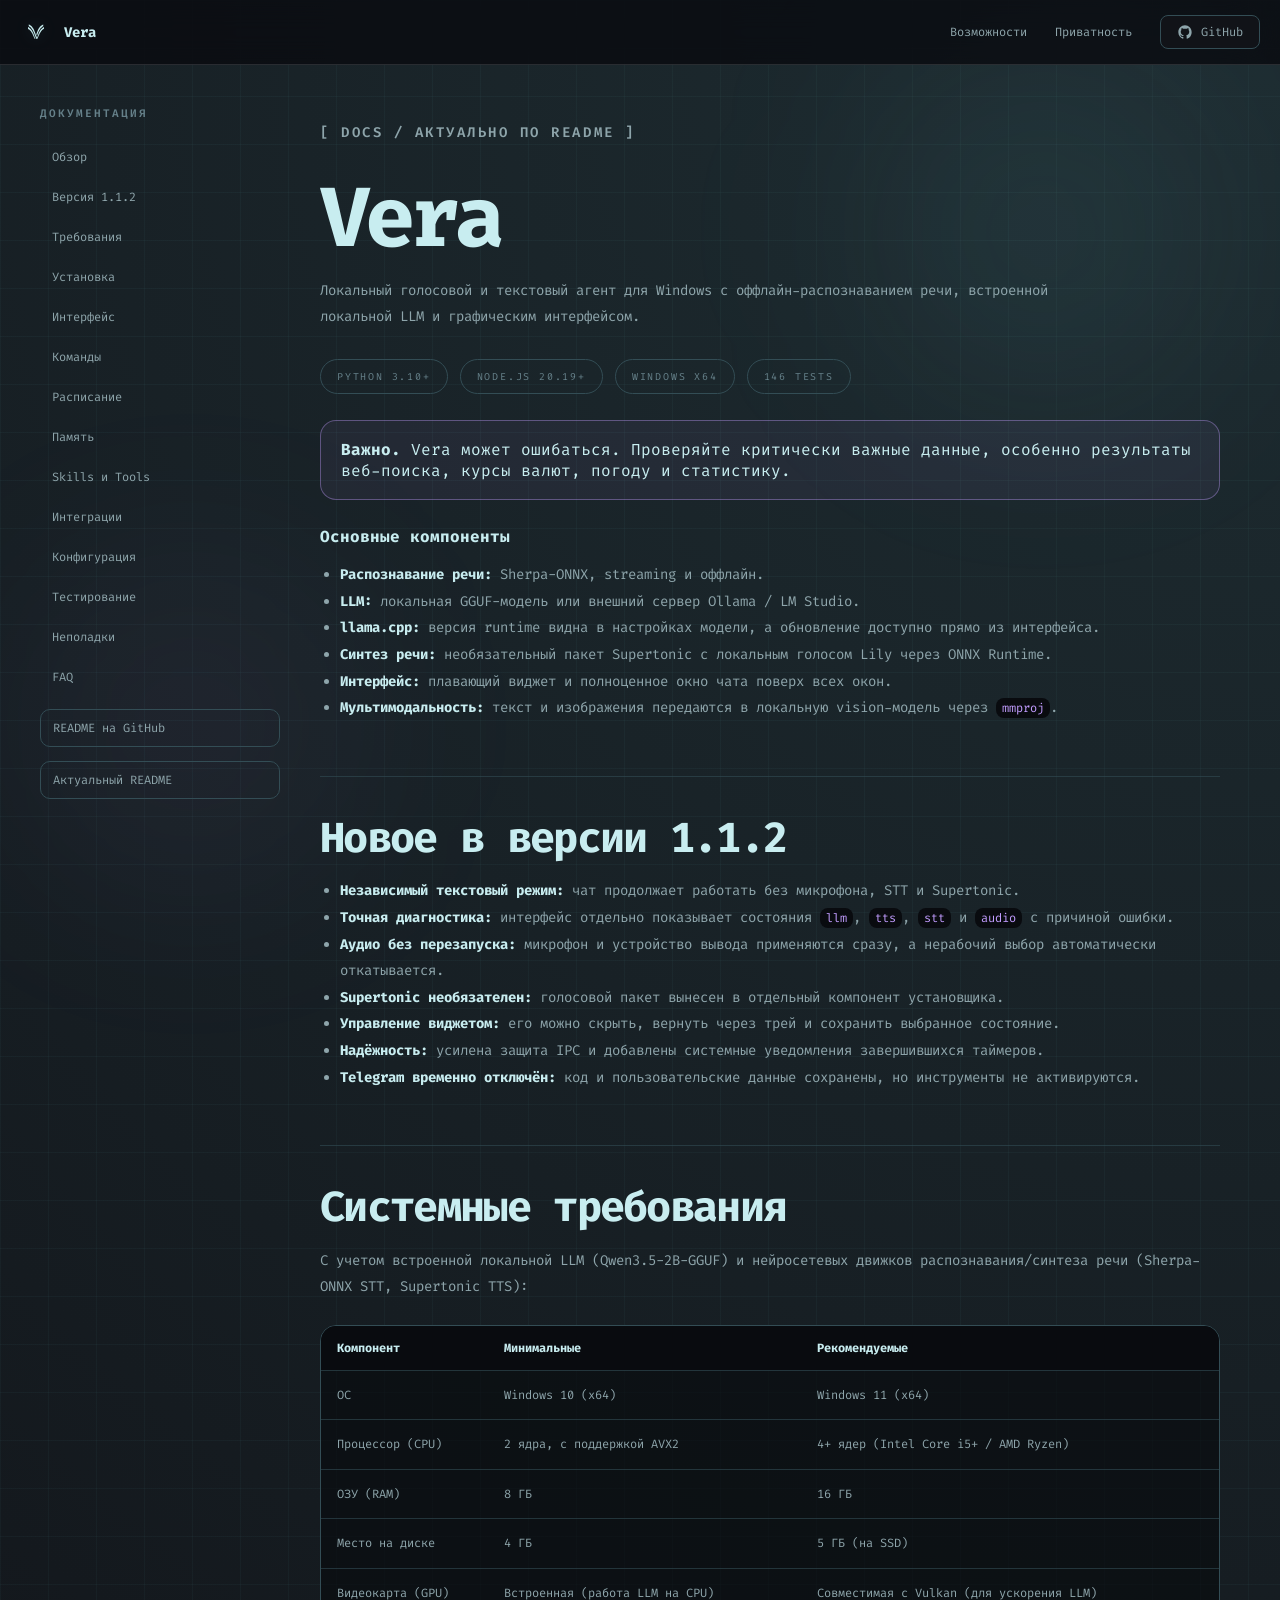
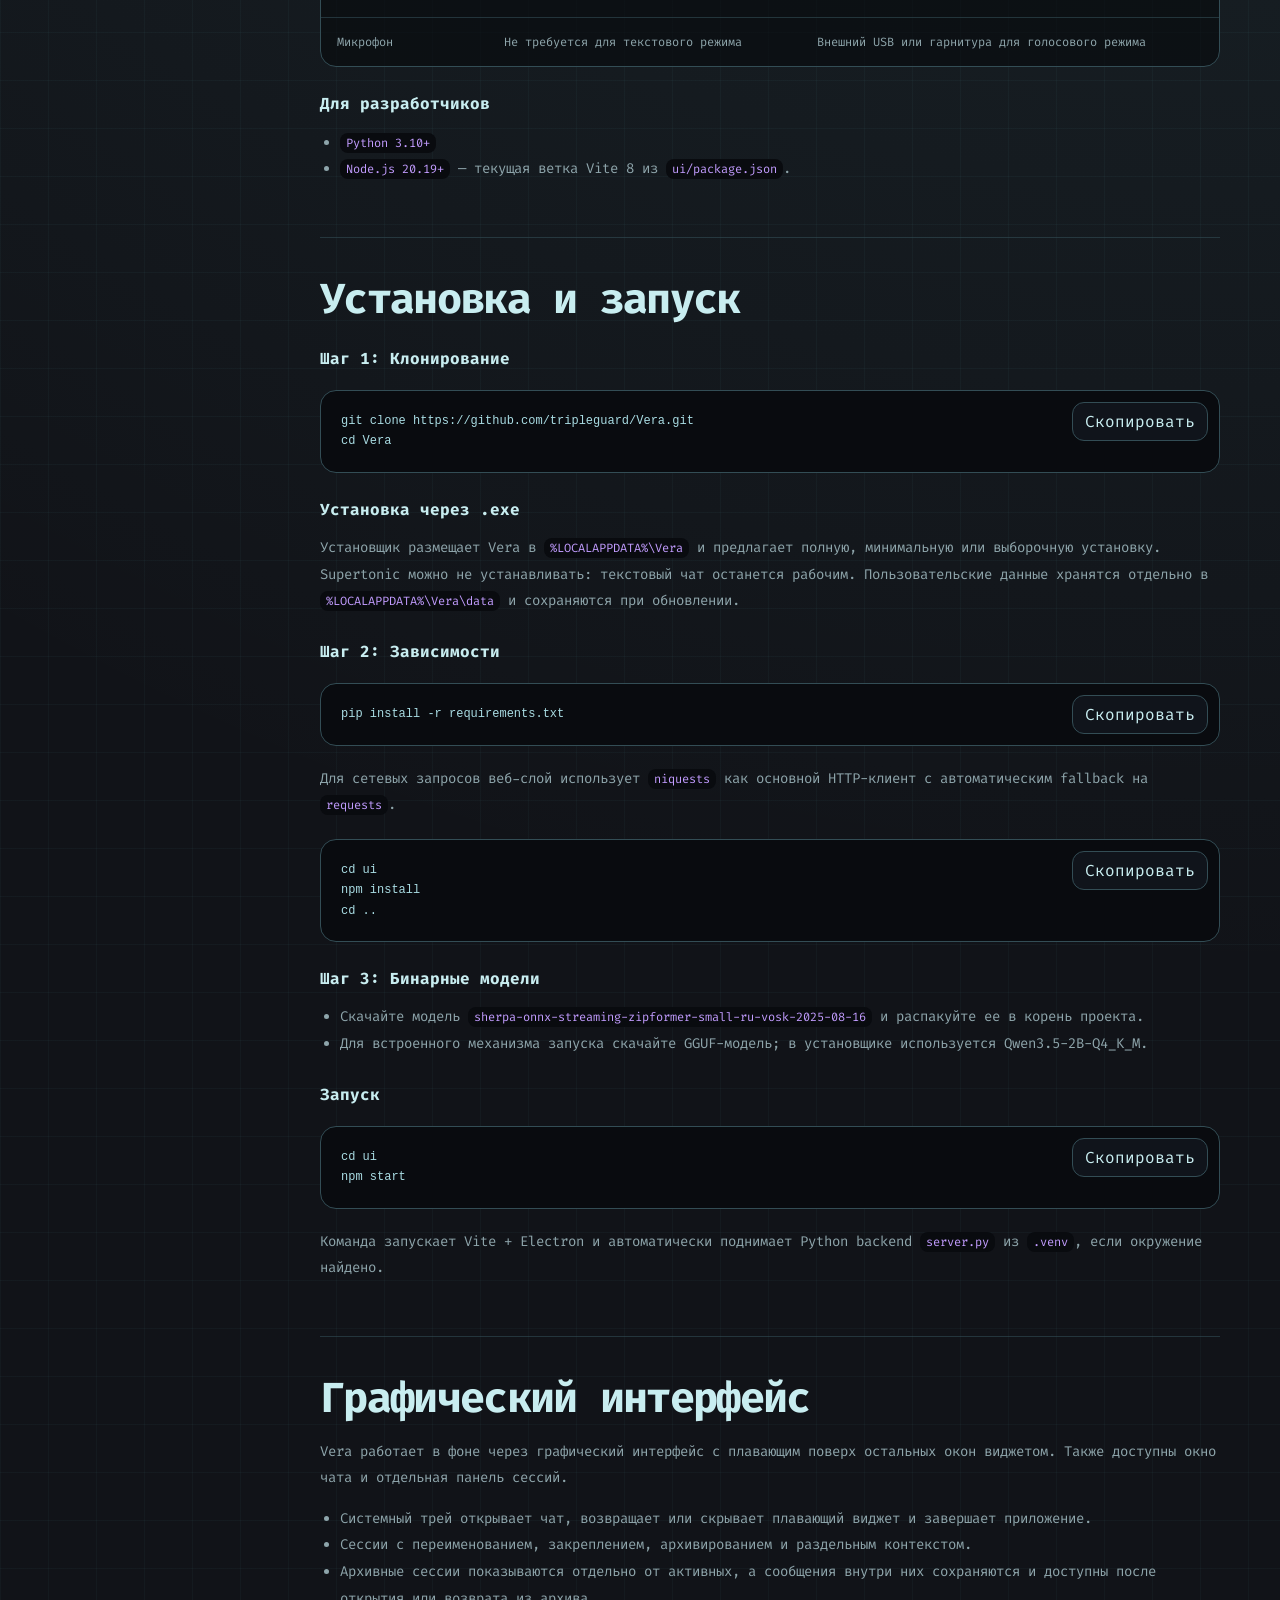
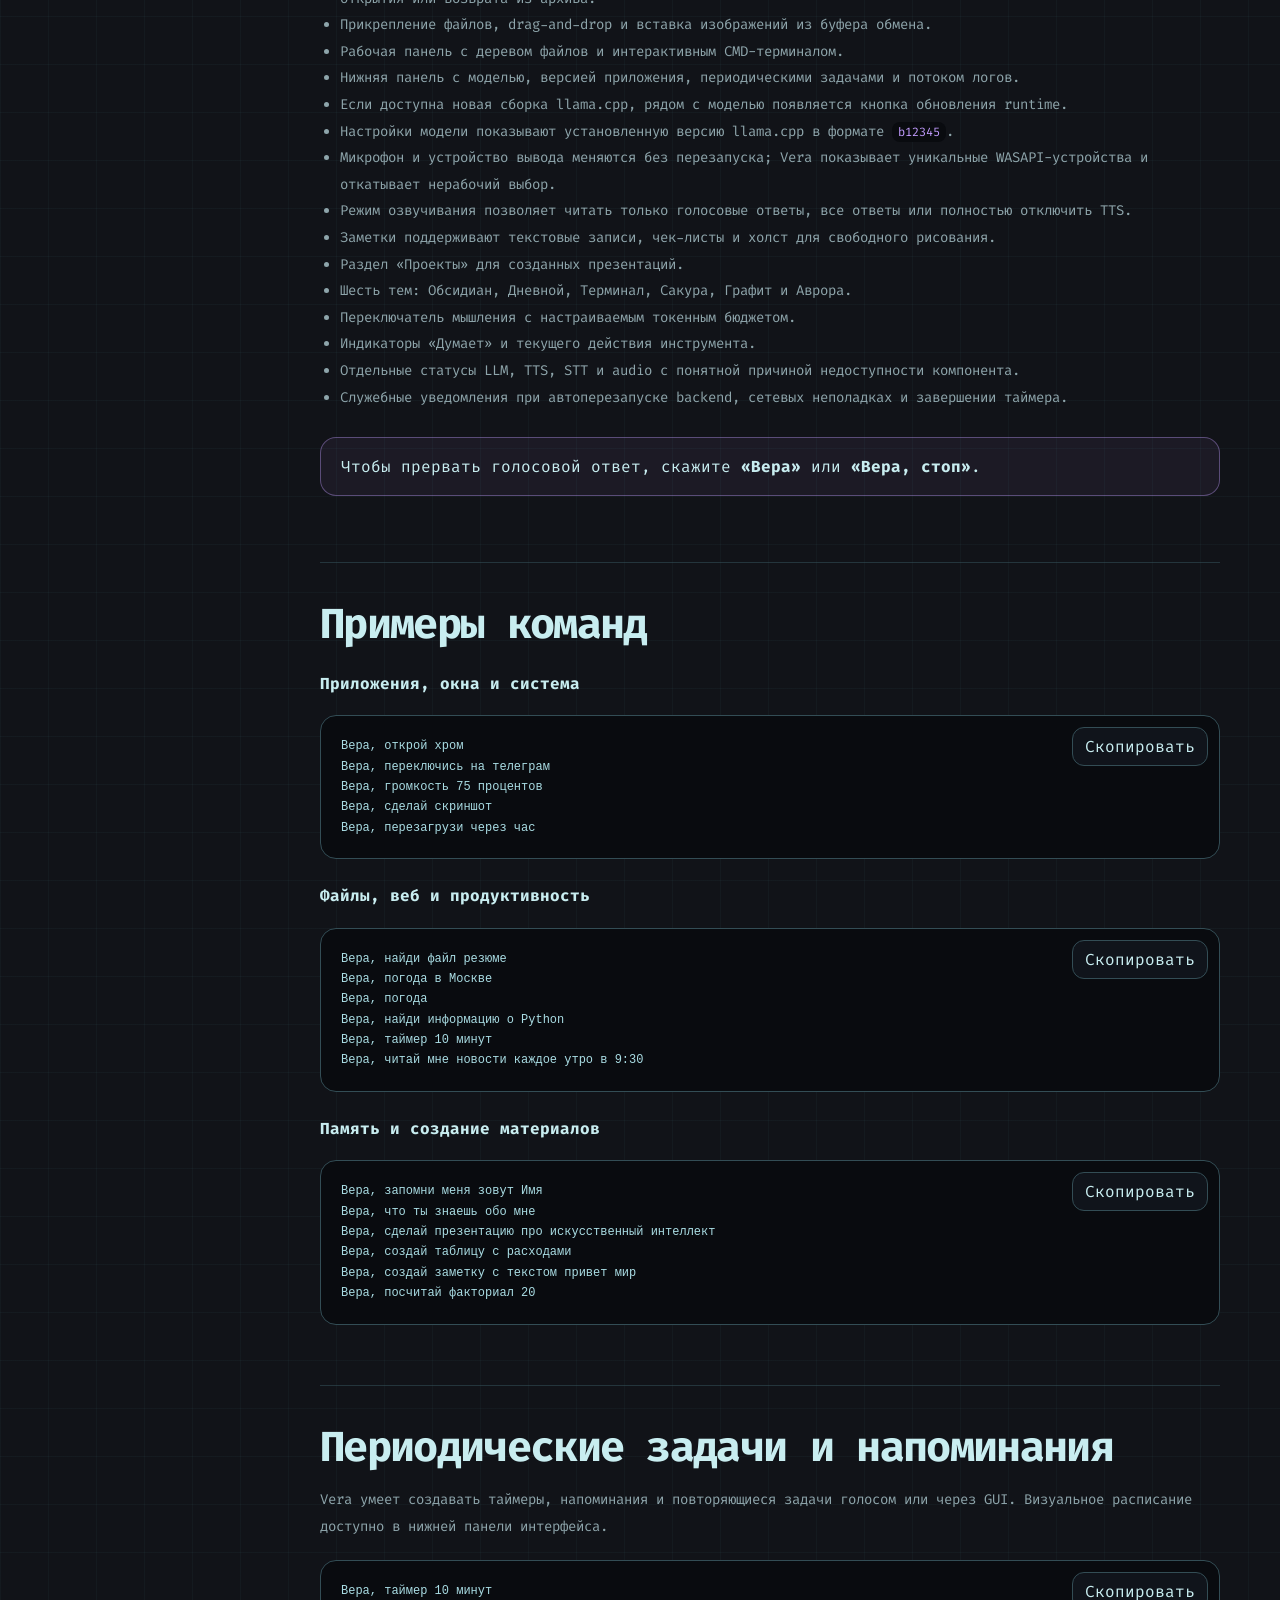
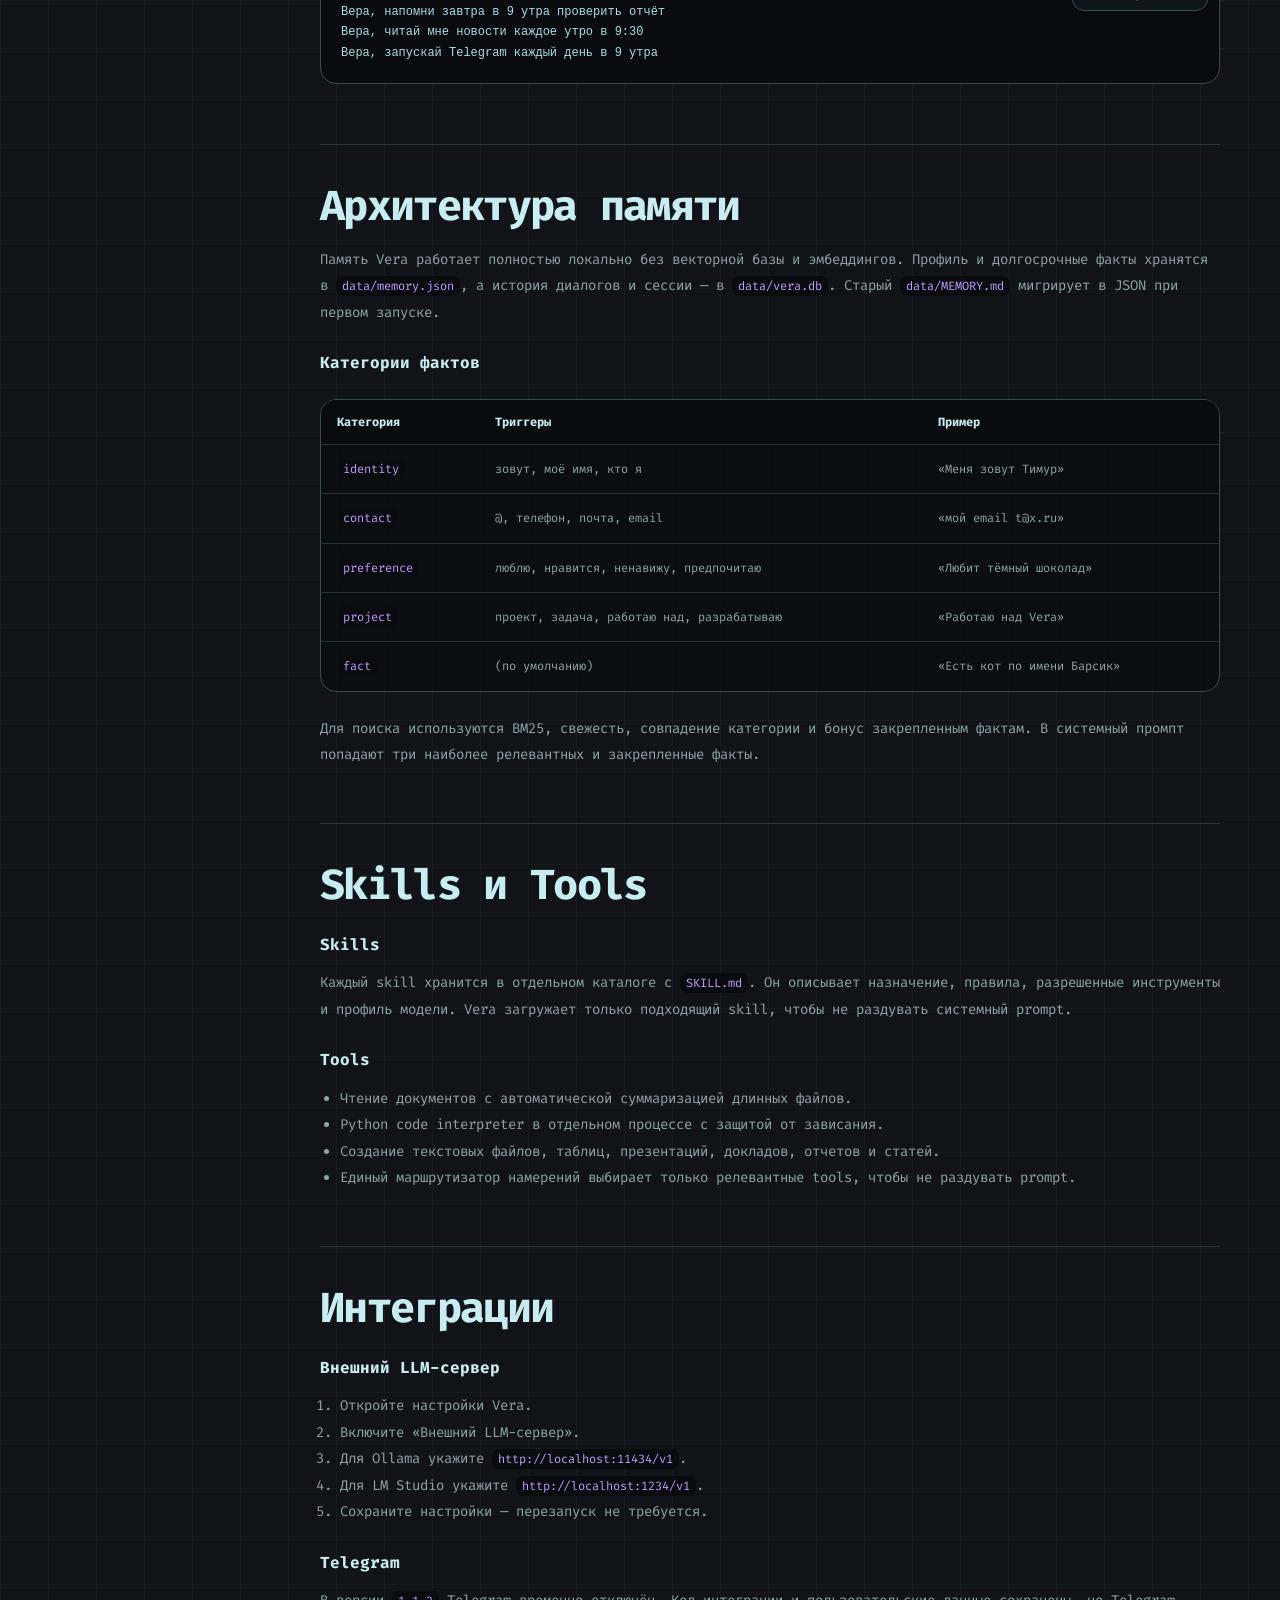
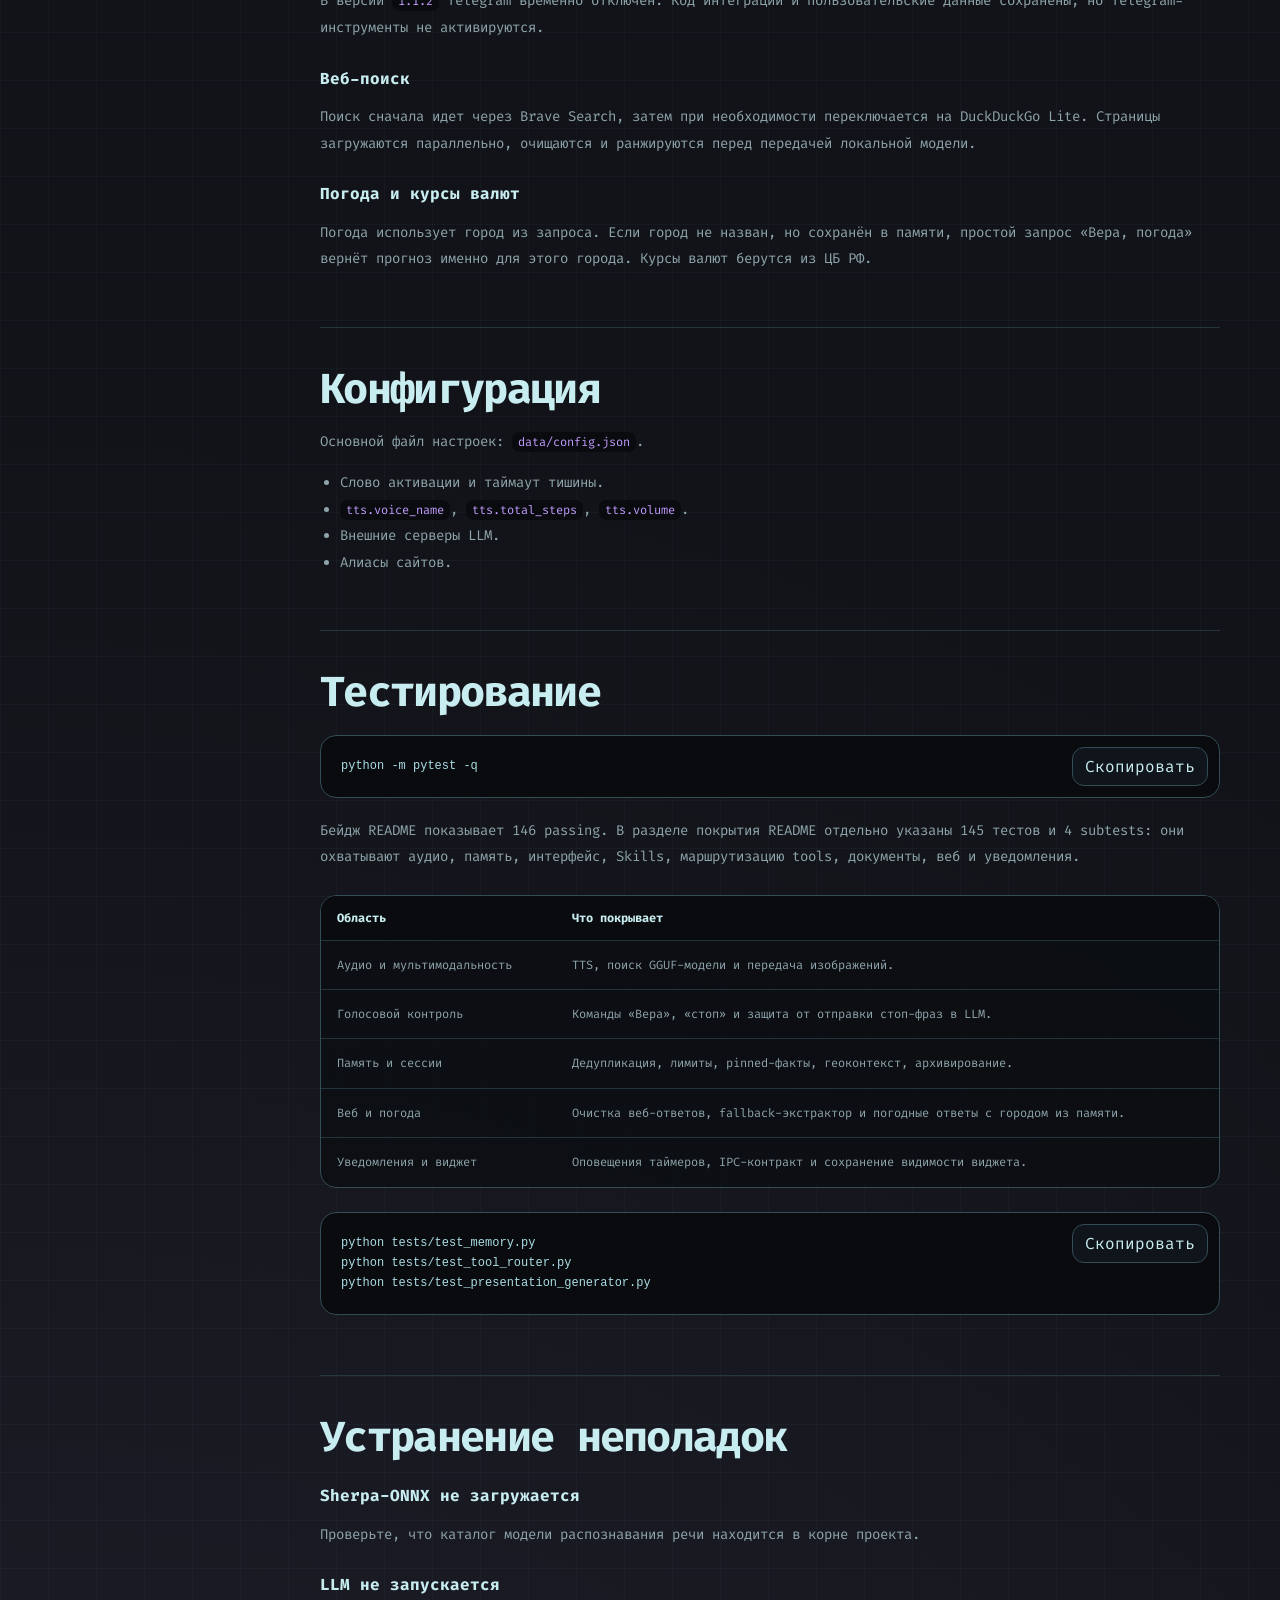
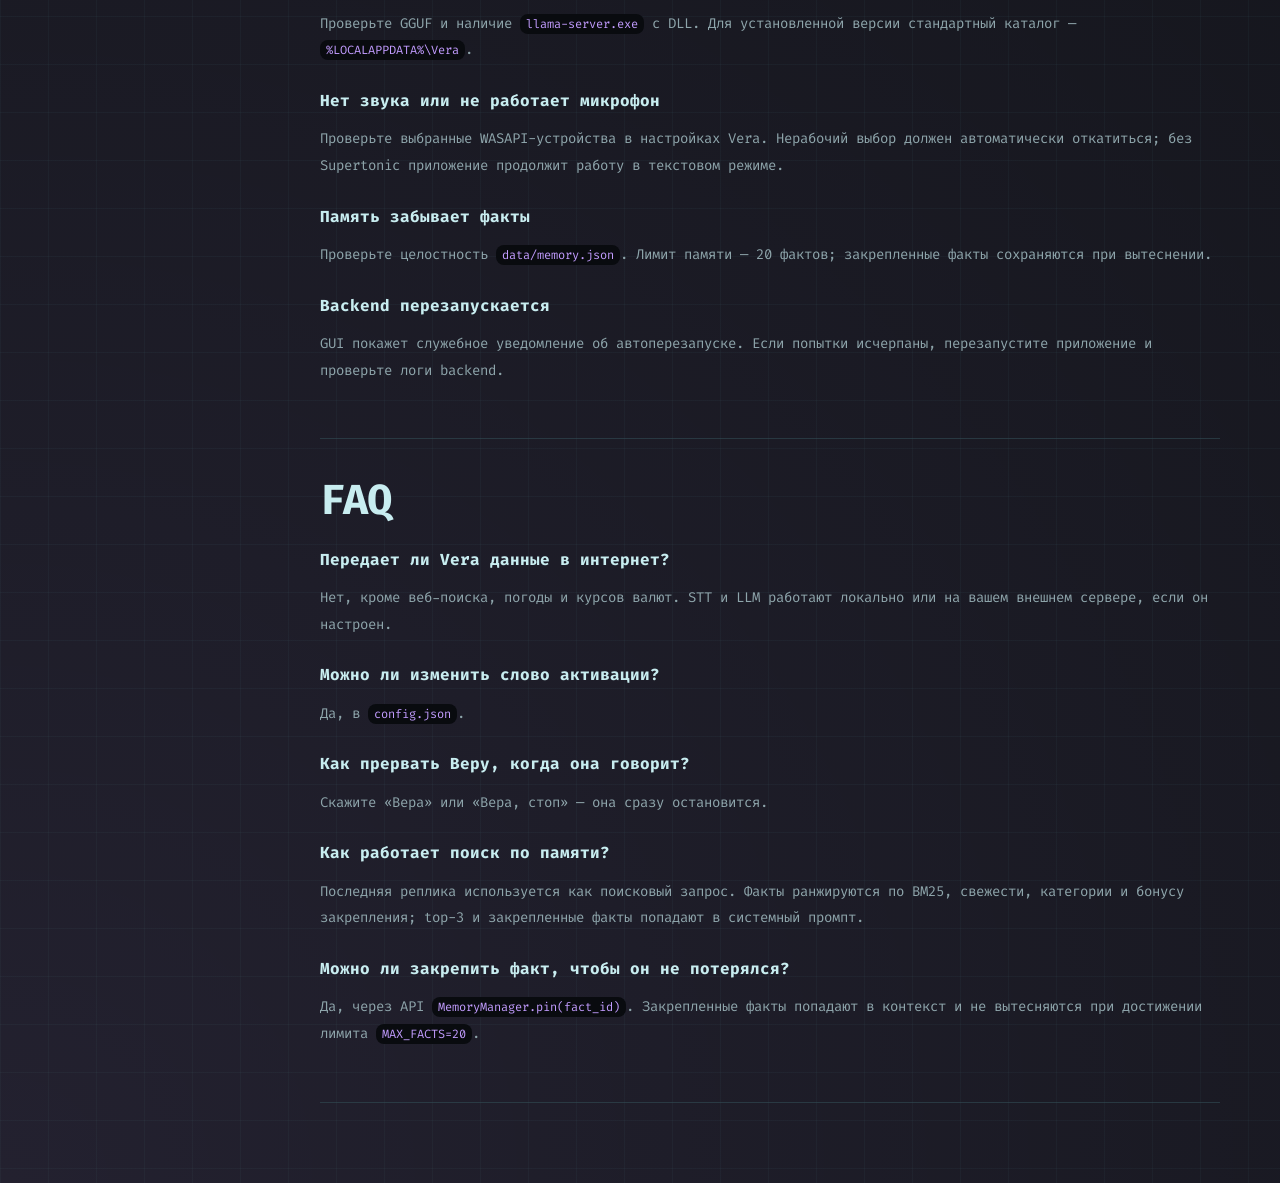
<file: index.html>
﻿<!doctype html>
<html lang="ru">
<head>
  <meta charset="utf-8">
  <meta name="viewport" content="width=device-width, initial-scale=1">
  <title>Vera Docs</title>
  <meta name="description" content="Документация локального голосового агента Vera.">
  <link rel="preconnect" href="https://fonts.googleapis.com">
  <link rel="preconnect" href="https://fonts.gstatic.com" crossorigin>
  <link href="https://fonts.googleapis.com/css2?family=Fira+Code:wght@400;500;600;700&display=swap" rel="stylesheet">
  <link rel="stylesheet" href="./styles.css?v=9">
</head>
<body>
  <div class="page-shell">
    <div class="orb orb-one"></div>
    <div class="orb orb-two"></div>

    <header class="site-header" id="site-header">
      <div class="header-inner">
        <a class="brand" href="https://agentvera.ru/">
          <span class="brand-mark">
            <img src="./vera.svg" alt="" width="22" height="22">
          </span>
          <span>Vera</span>
        </a>
        <nav class="top-nav" aria-label="Основная навигация">
          <a href="https://agentvera.ru/#features">Возможности</a>
          <a href="https://agentvera.ru/#local">Приватность</a>
          <a class="header-github" href="https://github.com/tripleguard/Vera" target="_blank" rel="noreferrer">
            <svg viewBox="0 0 24 24" aria-hidden="true">
              <path d="M12 2C6.48 2 2 6.58 2 12.23c0 4.52 2.87 8.35 6.84 9.71.5.1.68-.22.68-.49 0-.24-.01-1.05-.02-1.91-2.78.62-3.37-1.21-3.37-1.21-.45-1.18-1.11-1.49-1.11-1.49-.91-.64.07-.62.07-.62 1 .07 1.53 1.06 1.53 1.06.89 1.56 2.34 1.11 2.91.85.09-.66.35-1.11.63-1.37-2.22-.26-4.56-1.14-4.56-5.06 0-1.12.39-2.03 1.03-2.75-.1-.26-.45-1.3.1-2.71 0 0 .84-.28 2.75 1.05A9.3 9.3 0 0 1 12 6.95a9.3 9.3 0 0 1 2.5.35c1.91-1.33 2.75-1.05 2.75-1.05.55 1.41.2 2.45.1 2.71.64.72 1.03 1.63 1.03 2.75 0 3.93-2.34 4.8-4.57 5.05.36.32.68.94.68 1.9 0 1.37-.01 2.47-.01 2.81 0 .27.18.59.69.49A10.25 10.25 0 0 0 22 12.23C22 6.58 17.52 2 12 2Z"/>
            </svg>
            GitHub
          </a>
        </nav>
        <button class="mobile-menu-button" type="button" aria-label="Открыть меню" aria-expanded="false" aria-controls="mobile-nav">
          <svg class="menu-icon" viewBox="0 0 24 24" aria-hidden="true">
            <path d="M4 6h16M4 12h16M4 18h16"/>
          </svg>
          <svg class="close-icon" viewBox="0 0 24 24" aria-hidden="true">
            <path d="m6 6 12 12M18 6 6 18"/>
          </svg>
        </button>
      </div>
      <nav class="mobile-nav" id="mobile-nav" aria-label="Мобильная навигация">
        <a href="https://agentvera.ru/#features">Возможности</a>
        <a href="https://agentvera.ru/#local">Приватность</a>
        <a href="https://github.com/tripleguard/Vera" target="_blank" rel="noreferrer">GitHub</a>
      </nav>
    </header>

    <main class="docs-shell container">
      <aside class="docs-sidebar">
        <nav>
          <p class="sidebar-kicker">Документация</p>
          <a href="#overview">Обзор</a>
          <a href="#release-112">Версия 1.1.2</a>
          <a href="#requirements">Требования</a>
          <a href="#install">Установка</a>
          <a href="#interface">Интерфейс</a>
          <a href="#commands">Команды</a>
          <a href="#schedule">Расписание</a>
          <a href="#memory">Память</a>
          <a href="#skills-tools">Skills и Tools</a>
          <a href="#integrations">Интеграции</a>
          <a href="#configuration">Конфигурация</a>
          <a href="#testing">Тестирование</a>
          <a href="#troubleshooting">Неполадки</a>
          <a href="#faq">FAQ</a>
          <a class="sidebar-readme" href="https://github.com/tripleguard/Vera/blob/main/README.md" target="_blank" rel="noreferrer">README на GitHub</a>
          <a class="sidebar-readme" href="./readme.html">Актуальный README</a>
        </nav>
      </aside>

      <article class="docs-content">
        <section id="overview">
          <p class="section-kicker">[ docs / актуально по README ]</p>
          <h1>Vera</h1>
          <p class="lead">
            Локальный голосовой и текстовый агент для Windows с оффлайн-распознаванием речи,
            встроенной локальной LLM и графическим интерфейсом.
          </p>
          <div class="tag-row">
            <span class="tag">Python 3.10+</span>
            <span class="tag">Node.js 20.19+</span>
            <span class="tag">Windows x64</span>
            <span class="tag">146 tests</span>
          </div>
          <div class="docs-note">
            <strong>Важно.</strong> Vera может ошибаться. Проверяйте критически важные данные,
            особенно результаты веб-поиска, курсы валют, погоду и статистику.
          </div>
          <h3>Основные компоненты</h3>
          <ul>
            <li><strong>Распознавание речи:</strong> Sherpa-ONNX, streaming и оффлайн.</li>
            <li><strong>LLM:</strong> локальная GGUF-модель или внешний сервер Ollama / LM Studio.</li>
            <li><strong>llama.cpp:</strong> версия runtime видна в настройках модели, а обновление доступно прямо из интерфейса.</li>
            <li><strong>Синтез речи:</strong> необязательный пакет Supertonic с локальным голосом Lily через ONNX Runtime.</li>
            <li><strong>Интерфейс:</strong> плавающий виджет и полноценное окно чата поверх всех окон.</li>
            <li><strong>Мультимодальность:</strong> текст и изображения передаются в локальную vision-модель через <code>mmproj</code>.</li>
          </ul>
        </section>

        <section id="release-112">
          <h2>Новое в версии 1.1.2</h2>
          <ul>
            <li><strong>Независимый текстовый режим:</strong> чат продолжает работать без микрофона, STT и Supertonic.</li>
            <li><strong>Точная диагностика:</strong> интерфейс отдельно показывает состояния <code>llm</code>, <code>tts</code>, <code>stt</code> и <code>audio</code> с причиной ошибки.</li>
            <li><strong>Аудио без перезапуска:</strong> микрофон и устройство вывода применяются сразу, а нерабочий выбор автоматически откатывается.</li>
            <li><strong>Supertonic необязателен:</strong> голосовой пакет вынесен в отдельный компонент установщика.</li>
            <li><strong>Управление виджетом:</strong> его можно скрыть, вернуть через трей и сохранить выбранное состояние.</li>
            <li><strong>Надёжность:</strong> усилена защита IPC и добавлены системные уведомления завершившихся таймеров.</li>
            <li><strong>Telegram временно отключён:</strong> код и пользовательские данные сохранены, но инструменты не активируются.</li>
          </ul>
        </section>

        <section id="requirements">
          <h2>Системные требования</h2>
          <p>
            С учетом встроенной локальной LLM (Qwen3.5-2B-GGUF) и нейросетевых
            движков распознавания/синтеза речи (Sherpa-ONNX STT, Supertonic TTS):
          </p>
          <div class="docs-table-wrap">
            <table class="docs-table">
              <thead>
                <tr>
                  <th>Компонент</th>
                  <th>Минимальные</th>
                  <th>Рекомендуемые</th>
                </tr>
              </thead>
              <tbody>
                <tr><td>ОС</td><td>Windows 10 (x64)</td><td>Windows 11 (x64)</td></tr>
                <tr><td>Процессор (CPU)</td><td>2 ядра, с поддержкой AVX2</td><td>4+ ядер (Intel Core i5+ / AMD Ryzen)</td></tr>
                <tr><td>ОЗУ (RAM)</td><td>8 ГБ</td><td>16 ГБ</td></tr>
                <tr><td>Место на диске</td><td>4 ГБ</td><td>5 ГБ (на SSD)</td></tr>
                <tr><td>Видеокарта (GPU)</td><td>Встроенная (работа LLM на CPU)</td><td>Совместимая с Vulkan (для ускорения LLM)</td></tr>
                <tr><td>Микрофон</td><td>Не требуется для текстового режима</td><td>Внешний USB или гарнитура для голосового режима</td></tr>
              </tbody>
            </table>
          </div>
          <h3>Для разработчиков</h3>
          <ul>
            <li><code>Python 3.10+</code></li>
            <li><code>Node.js 20.19+</code> — текущая ветка Vite 8 из <code>ui/package.json</code>.</li>
          </ul>
        </section>

        <section id="install">
          <h2>Установка и запуск</h2>
          <h3>Шаг 1: Клонирование</h3>
          <div class="code-wrap">
            <pre class="code-block"><code>git clone https://github.com/tripleguard/Vera.git
cd Vera</code></pre>
          </div>
          <h3>Установка через .exe</h3>
          <p>
            Установщик размещает Vera в <code>%LOCALAPPDATA%\Vera</code> и предлагает полную,
            минимальную или выборочную установку. Supertonic можно не устанавливать: текстовый
            чат останется рабочим. Пользовательские данные хранятся отдельно в
            <code>%LOCALAPPDATA%\Vera\data</code> и сохраняются при обновлении.
          </p>
          <h3>Шаг 2: Зависимости</h3>
          <div class="code-wrap">
            <pre class="code-block"><code>pip install -r requirements.txt</code></pre>
          </div>
          <p>
            Для сетевых запросов веб-слой использует <code>niquests</code> как основной
            HTTP-клиент с автоматическим fallback на <code>requests</code>.
          </p>
          <div class="code-wrap">
            <pre class="code-block"><code>cd ui
npm install
cd ..</code></pre>
          </div>
          <h3>Шаг 3: Бинарные модели</h3>
          <ul>
            <li>Скачайте модель <code>sherpa-onnx-streaming-zipformer-small-ru-vosk-2025-08-16</code> и распакуйте ее в корень проекта.</li>
            <li>Для встроенного механизма запуска скачайте GGUF-модель; в установщике используется Qwen3.5-2B-Q4_K_M.</li>
          </ul>
          <h3>Запуск</h3>
          <div class="code-wrap">
            <pre class="code-block"><code>cd ui
npm start</code></pre>
          </div>
          <p>
            Команда запускает Vite + Electron и автоматически поднимает Python backend
            <code>server.py</code> из <code>.venv</code>, если окружение найдено.
          </p>
        </section>

        <section id="interface">
          <h2>Графический интерфейс</h2>
          <p>
            Vera работает в фоне через графический интерфейс с плавающим поверх остальных
            окон виджетом. Также доступны окно чата и отдельная панель сессий.
          </p>
          <ul>
            <li>Системный трей открывает чат, возвращает или скрывает плавающий виджет и завершает приложение.</li>
            <li>Сессии с переименованием, закреплением, архивированием и раздельным контекстом.</li>
            <li>Архивные сессии показываются отдельно от активных, а сообщения внутри них сохраняются и доступны после открытия или возврата из архива.</li>
            <li>Прикрепление файлов, drag-and-drop и вставка изображений из буфера обмена.</li>
            <li>Рабочая панель с деревом файлов и интерактивным CMD-терминалом.</li>
            <li>Нижняя панель с моделью, версией приложения, периодическими задачами и потоком логов.</li>
            <li>Если доступна новая сборка llama.cpp, рядом с моделью появляется кнопка обновления runtime.</li>
            <li>Настройки модели показывают установленную версию llama.cpp в формате <code>b12345</code>.</li>
            <li>Микрофон и устройство вывода меняются без перезапуска; Vera показывает уникальные WASAPI-устройства и откатывает нерабочий выбор.</li>
            <li>Режим озвучивания позволяет читать только голосовые ответы, все ответы или полностью отключить TTS.</li>
            <li>Заметки поддерживают текстовые записи, чек-листы и холст для свободного рисования.</li>
            <li>Раздел «Проекты» для созданных презентаций.</li>
            <li>Шесть тем: Обсидиан, Дневной, Терминал, Сакура, Графит и Аврора.</li>
            <li>Переключатель мышления с настраиваемым токенным бюджетом.</li>
            <li>Индикаторы «Думает» и текущего действия инструмента.</li>
            <li>Отдельные статусы LLM, TTS, STT и audio с понятной причиной недоступности компонента.</li>
            <li>Служебные уведомления при автоперезапуске backend, сетевых неполадках и завершении таймера.</li>
          </ul>
          <div class="docs-note">
            Чтобы прервать голосовой ответ, скажите <strong>«Вера»</strong> или
            <strong> «Вера, стоп»</strong>.
          </div>
        </section>

        <section id="commands">
          <h2>Примеры команд</h2>
          <h3>Приложения, окна и система</h3>
          <div class="code-wrap">
            <pre class="code-block"><code>Вера, открой хром
Вера, переключись на телеграм
Вера, громкость 75 процентов
Вера, сделай скриншот
Вера, перезагрузи через час</code></pre>
          </div>
          <h3>Файлы, веб и продуктивность</h3>
          <div class="code-wrap">
            <pre class="code-block"><code>Вера, найди файл резюме
Вера, погода в Москве
Вера, погода
Вера, найди информацию о Python
Вера, таймер 10 минут
Вера, читай мне новости каждое утро в 9:30</code></pre>
          </div>
          <h3>Память и создание материалов</h3>
          <div class="code-wrap">
            <pre class="code-block"><code>Вера, запомни меня зовут Имя
Вера, что ты знаешь обо мне
Вера, сделай презентацию про искусственный интеллект
Вера, создай таблицу с расходами
Вера, создай заметку с текстом привет мир
Вера, посчитай факториал 20</code></pre>
          </div>
        </section>

        <section id="schedule">
          <h2>Периодические задачи и напоминания</h2>
          <p>
            Vera умеет создавать таймеры, напоминания и повторяющиеся задачи голосом или через GUI.
            Визуальное расписание доступно в нижней панели интерфейса.
          </p>
          <div class="code-wrap">
            <pre class="code-block"><code>Вера, таймер 10 минут
Вера, напомни завтра в 9 утра проверить отчёт
Вера, читай мне новости каждое утро в 9:30
Вера, запускай Telegram каждый день в 9 утра</code></pre>
          </div>
        </section>

        <section id="memory">
          <h2>Архитектура памяти</h2>
          <p>
            Память Vera работает полностью локально без векторной базы и эмбеддингов.
            Профиль и долгосрочные факты хранятся в <code>data/memory.json</code>, а история
            диалогов и сессии — в <code>data/vera.db</code>. Старый <code>data/MEMORY.md</code>
            мигрирует в JSON при первом запуске.
          </p>
          <h3>Категории фактов</h3>
          <div class="docs-table-wrap">
            <table class="docs-table">
              <thead>
                <tr>
                  <th>Категория</th>
                  <th>Триггеры</th>
                  <th>Пример</th>
                </tr>
              </thead>
              <tbody>
                <tr><td><code>identity</code></td><td>зовут, моё имя, кто я</td><td>«Меня зовут Тимур»</td></tr>
                <tr><td><code>contact</code></td><td>@, телефон, почта, email</td><td>«мой email t@x.ru»</td></tr>
                <tr><td><code>preference</code></td><td>люблю, нравится, ненавижу, предпочитаю</td><td>«Любит тёмный шоколад»</td></tr>
                <tr><td><code>project</code></td><td>проект, задача, работаю над, разрабатываю</td><td>«Работаю над Vera»</td></tr>
                <tr><td><code>fact</code></td><td>(по умолчанию)</td><td>«Есть кот по имени Барсик»</td></tr>
              </tbody>
            </table>
          </div>
          <p>
            Для поиска используются BM25, свежесть, совпадение категории и бонус закрепленным
            фактам. В системный промпт попадают три наиболее релевантных и закрепленные факты.
          </p>
        </section>

        <section id="skills-tools">
          <h2>Skills и Tools</h2>
          <h3>Skills</h3>
          <p>
            Каждый skill хранится в отдельном каталоге с <code>SKILL.md</code>. Он описывает назначение,
            правила, разрешенные инструменты и профиль модели. Vera загружает только подходящий
            skill, чтобы не раздувать системный prompt.
          </p>
          <h3>Tools</h3>
          <ul>
            <li>Чтение документов с автоматической суммаризацией длинных файлов.</li>
            <li>Python code interpreter в отдельном процессе с защитой от зависания.</li>
            <li>Создание текстовых файлов, таблиц, презентаций, докладов, отчетов и статей.</li>
            <li>Единый маршрутизатор намерений выбирает только релевантные tools, чтобы не раздувать prompt.</li>
          </ul>
        </section>

        <section id="integrations">
          <h2>Интеграции</h2>
          <h3>Внешний LLM-сервер</h3>
          <ol>
            <li>Откройте настройки Vera.</li>
            <li>Включите «Внешний LLM-сервер».</li>
            <li>Для Ollama укажите <code>http://localhost:11434/v1</code>.</li>
            <li>Для LM Studio укажите <code>http://localhost:1234/v1</code>.</li>
            <li>Сохраните настройки — перезапуск не требуется.</li>
          </ol>
          <h3>Telegram</h3>
          <p>
            В версии <code>1.1.2</code> Telegram временно отключён. Код интеграции и пользовательские
            данные сохранены, но Telegram-инструменты не активируются.
          </p>
          <h3>Веб-поиск</h3>
          <p>
            Поиск сначала идет через Brave Search, затем при необходимости переключается на
            DuckDuckGo Lite. Страницы загружаются параллельно, очищаются и ранжируются перед
            передачей локальной модели.
          </p>
          <h3>Погода и курсы валют</h3>
          <p>
            Погода использует город из запроса. Если город не назван, но сохранён в памяти,
            простой запрос «Вера, погода» вернёт прогноз именно для этого города. Курсы валют
            берутся из ЦБ РФ.
          </p>
        </section>

        <section id="configuration">
          <h2>Конфигурация</h2>
          <p>Основной файл настроек: <code>data/config.json</code>.</p>
          <ul>
            <li>Слово активации и таймаут тишины.</li>
            <li><code>tts.voice_name</code>, <code>tts.total_steps</code>, <code>tts.volume</code>.</li>
            <li>Внешние серверы LLM.</li>
            <li>Алиасы сайтов.</li>
          </ul>
        </section>

        <section id="testing">
          <h2>Тестирование</h2>
          <div class="code-wrap">
            <pre class="code-block"><code>python -m pytest -q</code></pre>
          </div>
          <p>
            Бейдж README показывает 146 passing. В разделе покрытия README отдельно указаны
            145 тестов и 4 subtests: они охватывают аудио, память, интерфейс, Skills,
            маршрутизацию tools, документы, веб и уведомления.
          </p>
          <div class="docs-table-wrap">
            <table class="docs-table">
              <thead>
                <tr><th>Область</th><th>Что покрывает</th></tr>
              </thead>
              <tbody>
                <tr><td>Аудио и мультимодальность</td><td>TTS, поиск GGUF-модели и передача изображений.</td></tr>
                <tr><td>Голосовой контроль</td><td>Команды «Вера», «стоп» и защита от отправки стоп-фраз в LLM.</td></tr>
                <tr><td>Память и сессии</td><td>Дедупликация, лимиты, pinned-факты, геоконтекст, архивирование.</td></tr>
                <tr><td>Веб и погода</td><td>Очистка веб-ответов, fallback-экстрактор и погодные ответы с городом из памяти.</td></tr>
                <tr><td>Уведомления и виджет</td><td>Оповещения таймеров, IPC-контракт и сохранение видимости виджета.</td></tr>
              </tbody>
            </table>
          </div>
          <div class="code-wrap">
            <pre class="code-block"><code>python tests/test_memory.py
python tests/test_tool_router.py
python tests/test_presentation_generator.py</code></pre>
          </div>
        </section>

        <section id="troubleshooting">
          <h2>Устранение неполадок</h2>
          <h3>Sherpa-ONNX не загружается</h3>
          <p>Проверьте, что каталог модели распознавания речи находится в корне проекта.</p>
          <h3>LLM не запускается</h3>
          <p>
            Проверьте GGUF и наличие <code>llama-server.exe</code> с DLL. Для установленной версии
            стандартный каталог — <code>%LOCALAPPDATA%\Vera</code>.
          </p>
          <h3>Нет звука или не работает микрофон</h3>
          <p>
            Проверьте выбранные WASAPI-устройства в настройках Vera. Нерабочий выбор должен
            автоматически откатиться; без Supertonic приложение продолжит работу в текстовом режиме.
          </p>
          <h3>Память забывает факты</h3>
          <p>
            Проверьте целостность <code>data/memory.json</code>. Лимит памяти — 20 фактов; закрепленные
            факты сохраняются при вытеснении.
          </p>
          <h3>Backend перезапускается</h3>
          <p>
            GUI покажет служебное уведомление об автоперезапуске. Если попытки исчерпаны,
            перезапустите приложение и проверьте логи backend.
          </p>
        </section>

        <section id="faq">
          <h2>FAQ</h2>
          <h3>Передает ли Vera данные в интернет?</h3>
          <p>
            Нет, кроме веб-поиска, погоды и курсов валют. STT и LLM работают локально
            или на вашем внешнем сервере, если он настроен.
          </p>
          <h3>Можно ли изменить слово активации?</h3>
          <p>Да, в <code>config.json</code>.</p>
          <h3>Как прервать Веру, когда она говорит?</h3>
          <p>Скажите «Вера» или «Вера, стоп» — она сразу остановится.</p>
          <h3>Как работает поиск по памяти?</h3>
          <p>
            Последняя реплика используется как поисковый запрос. Факты ранжируются по BM25,
            свежести, категории и бонусу закрепления; top-3 и закрепленные факты попадают в
            системный промпт.
          </p>
          <h3>Можно ли закрепить факт, чтобы он не потерялся?</h3>
          <p>
            Да, через API <code>MemoryManager.pin(fact_id)</code>. Закрепленные факты попадают
            в контекст и не вытесняются при достижении лимита <code>MAX_FACTS=20</code>.
          </p>
        </section>
      </article>
    </main>
  </div>

  <script src="./script.js?v=9"></script>
</body>
</html>
</file>
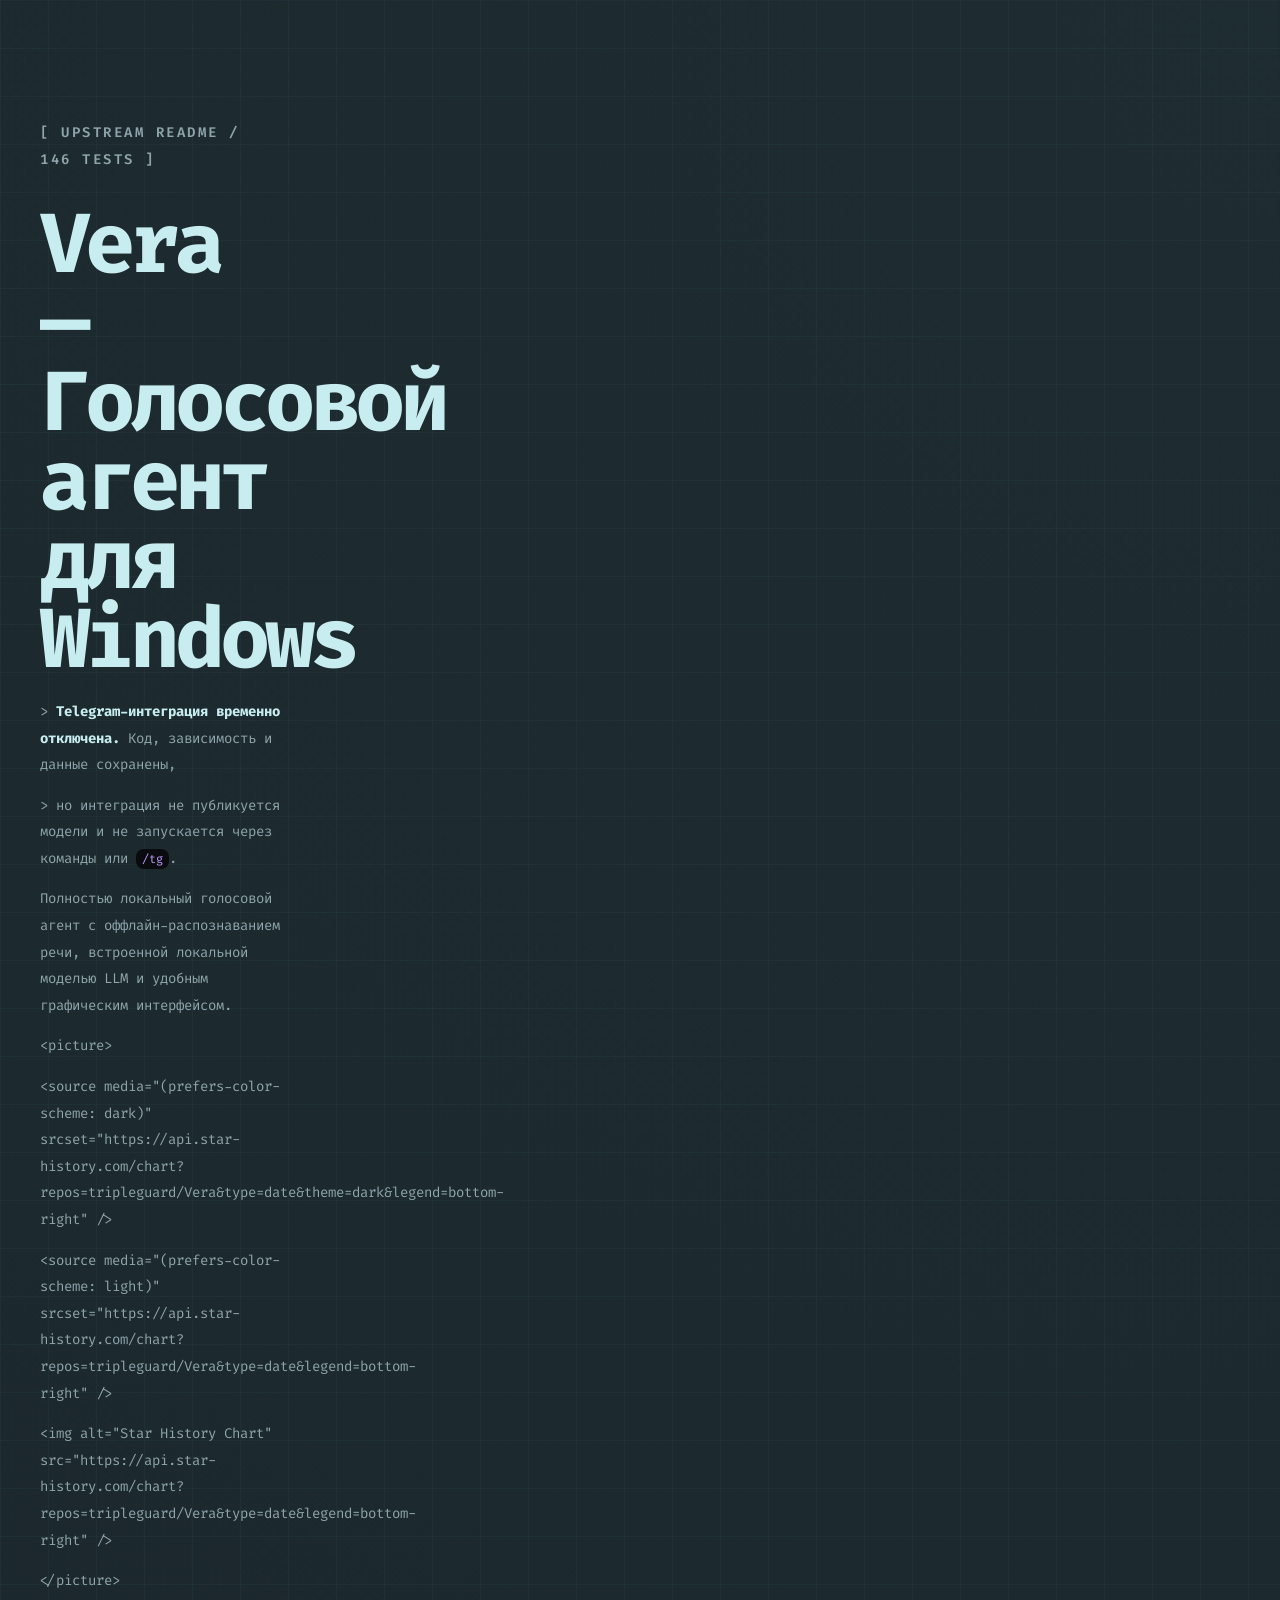
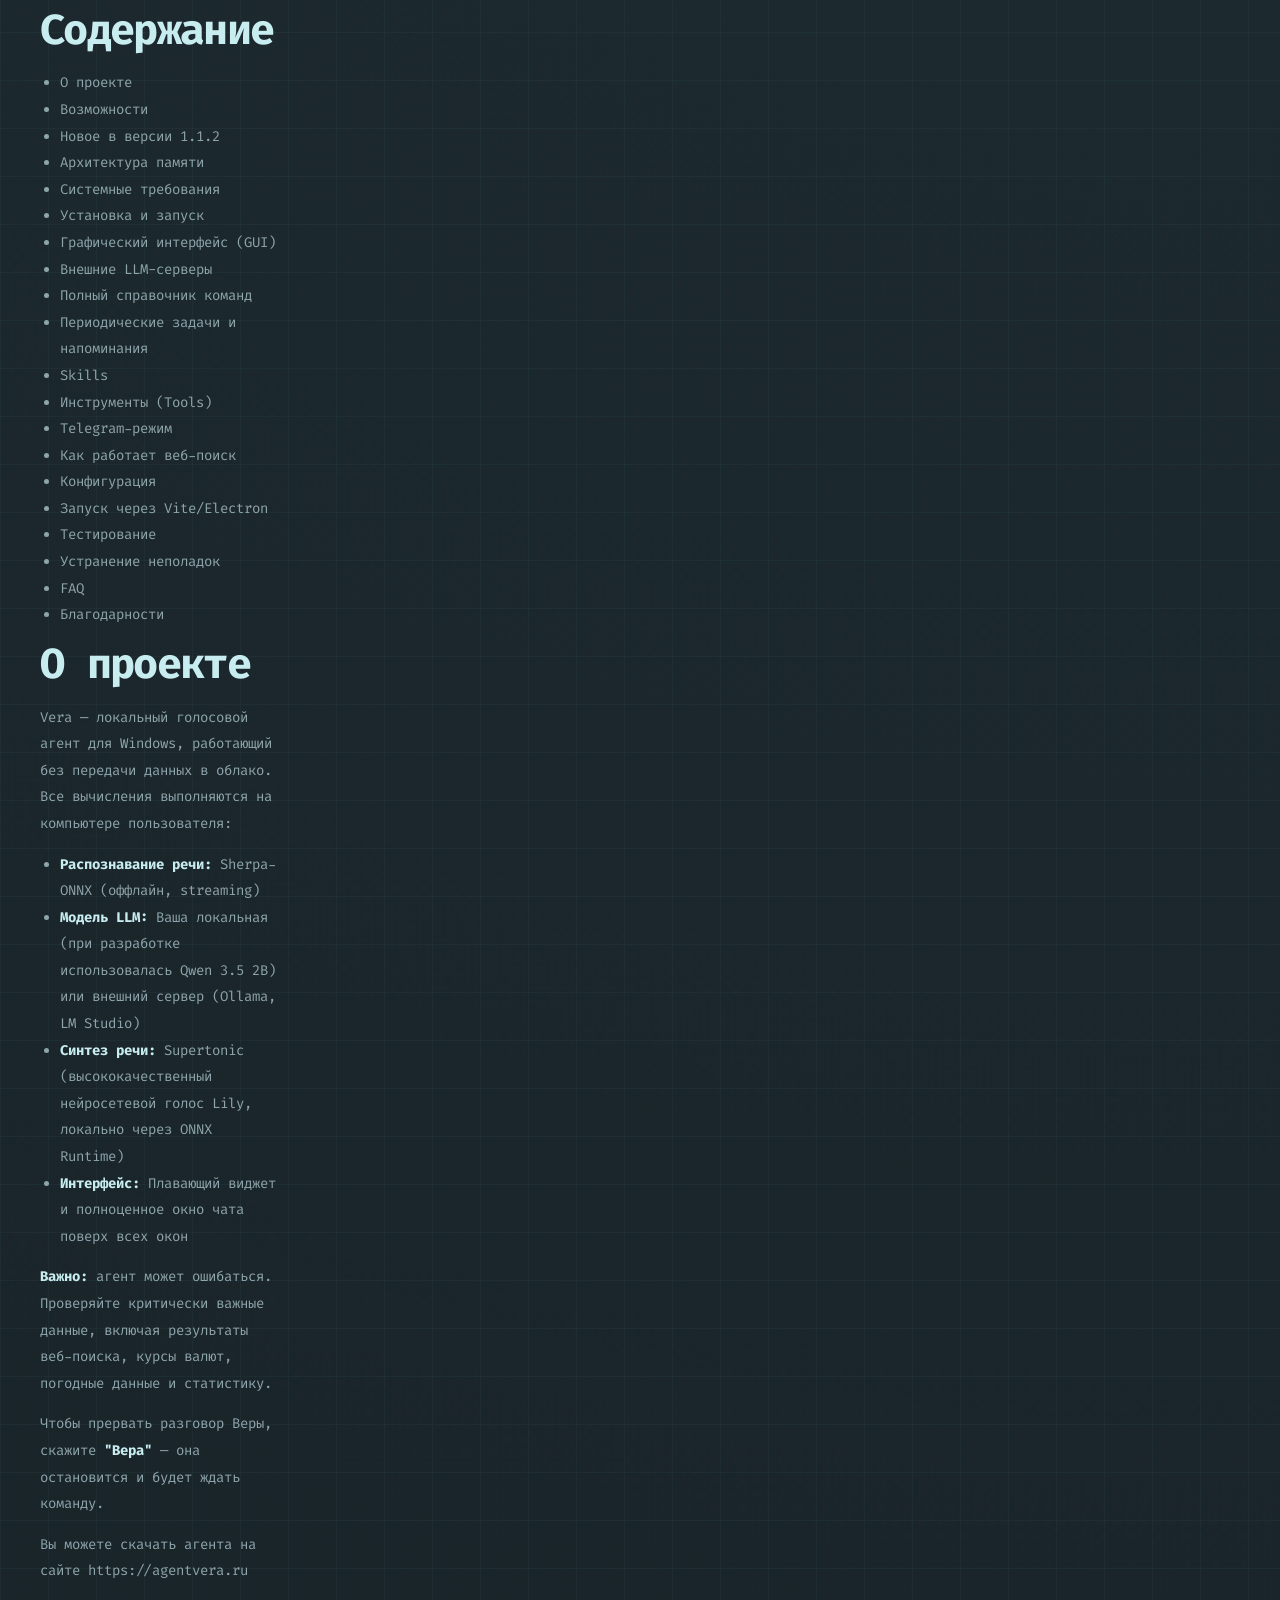
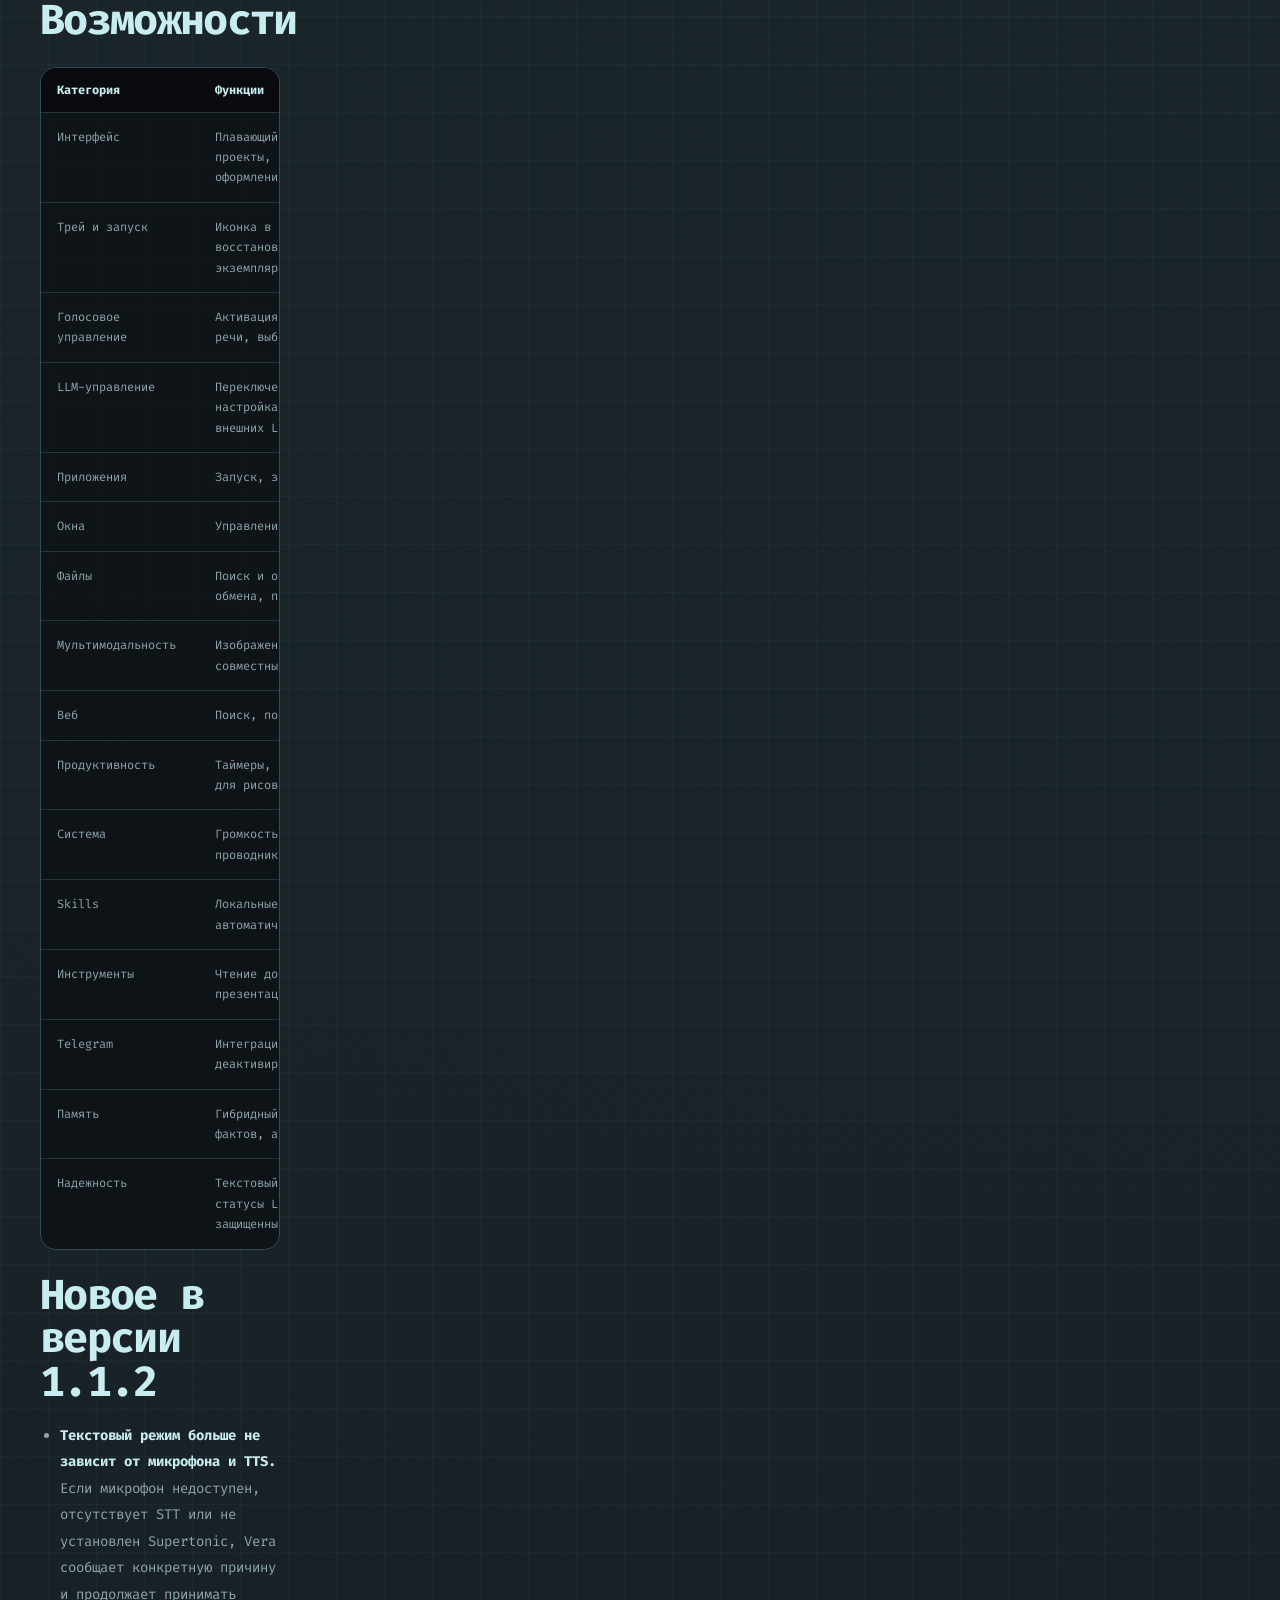
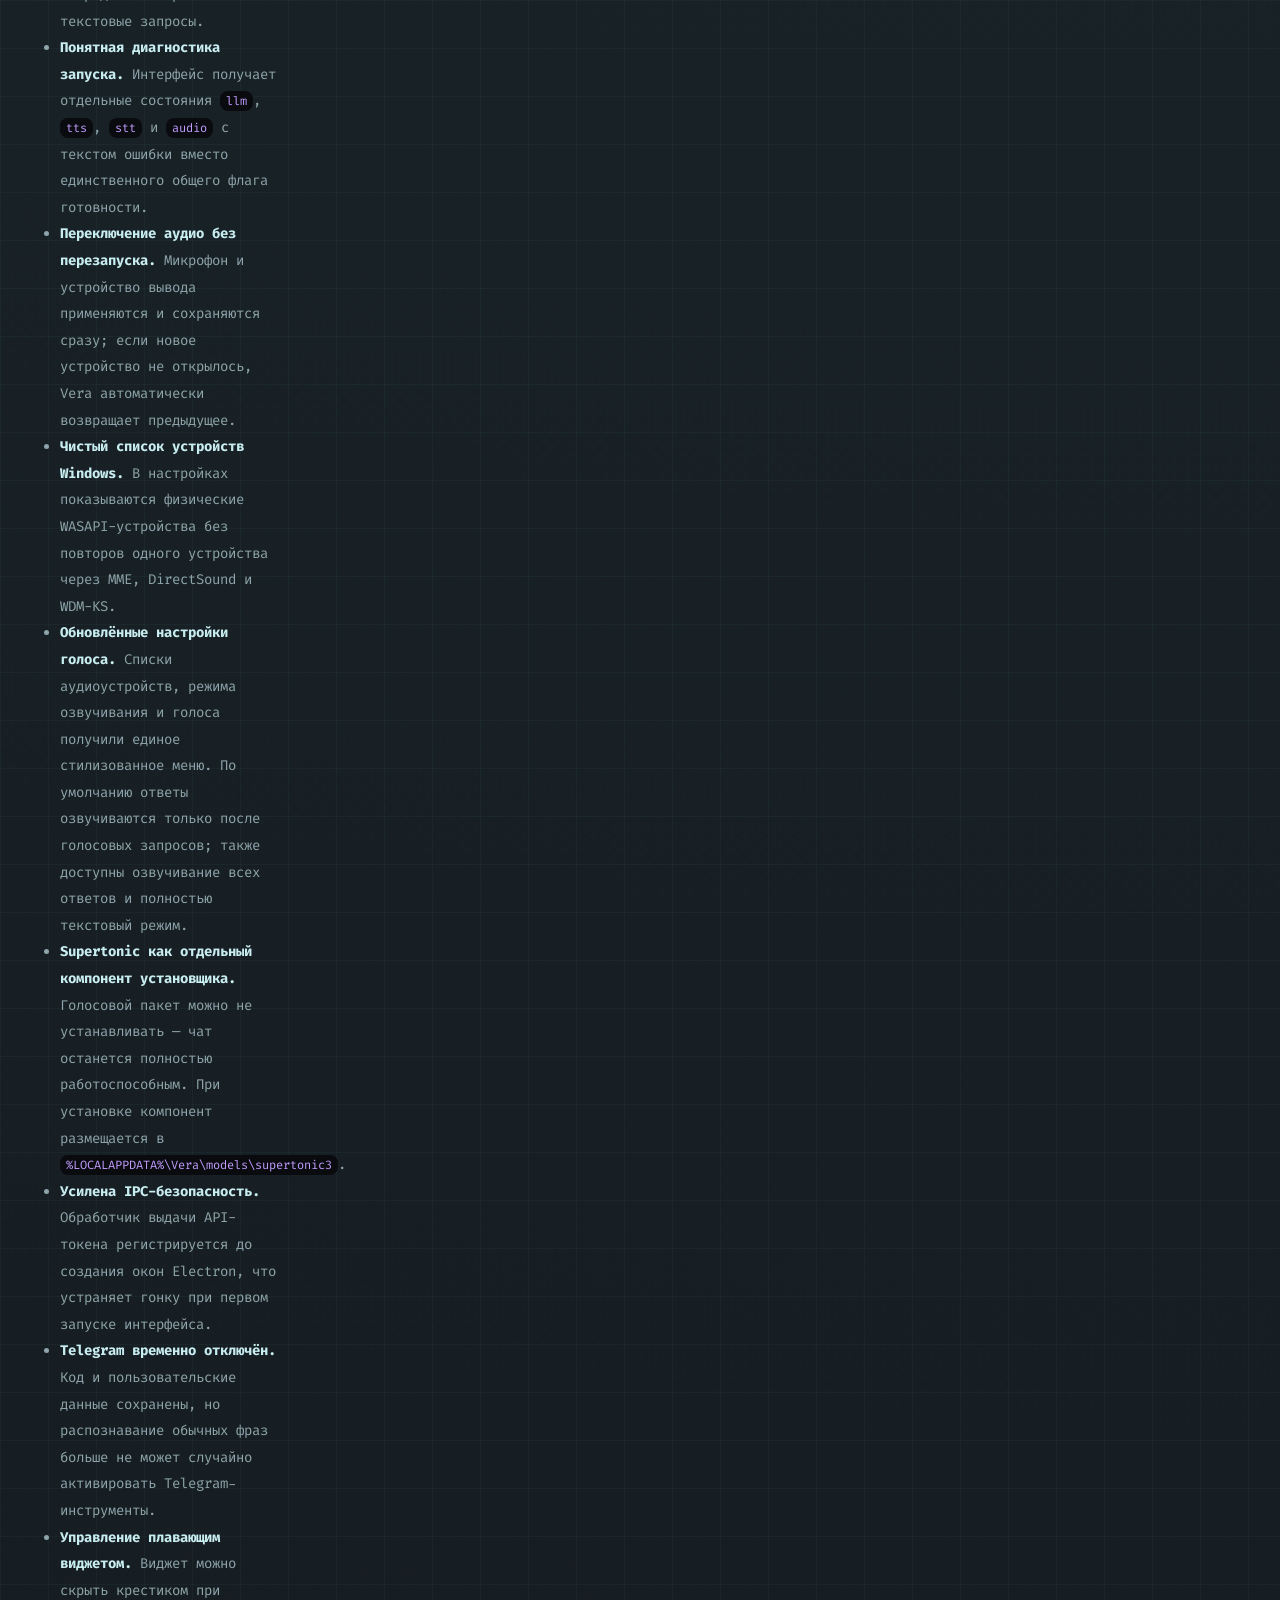
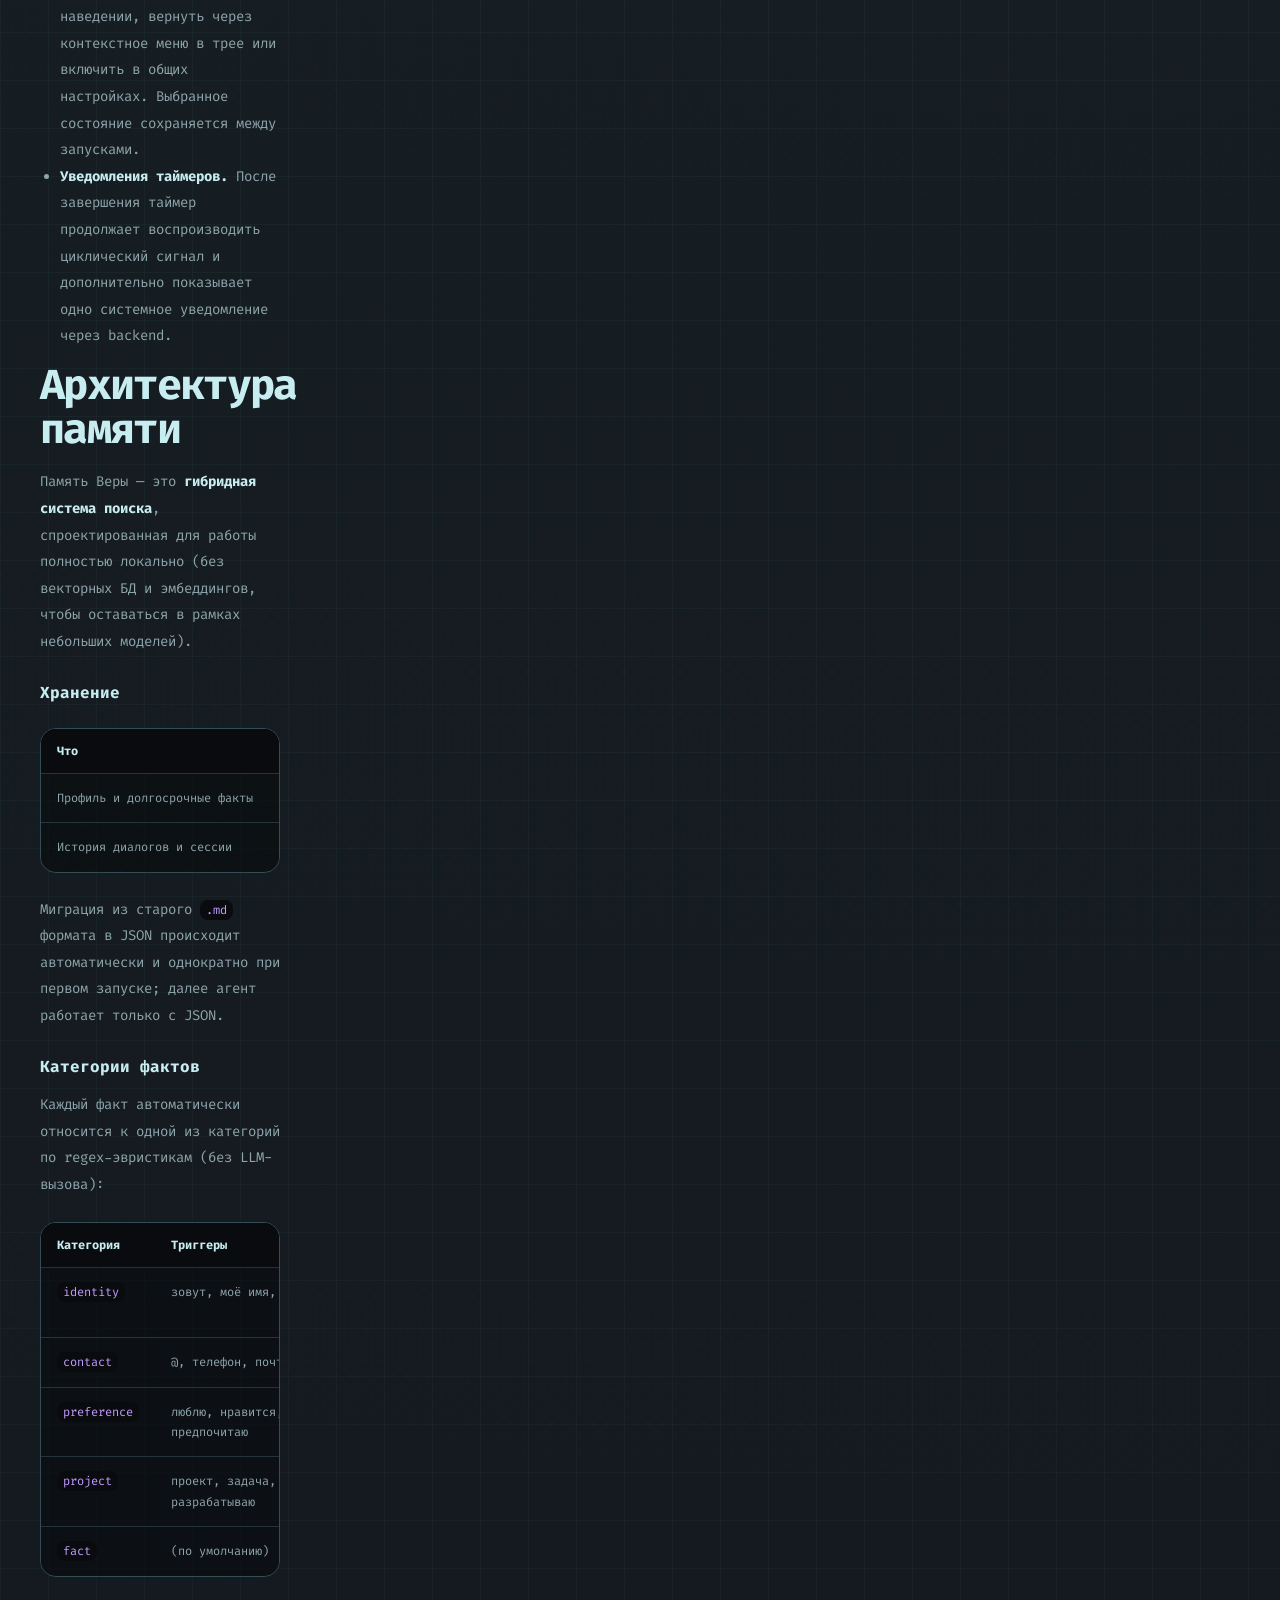
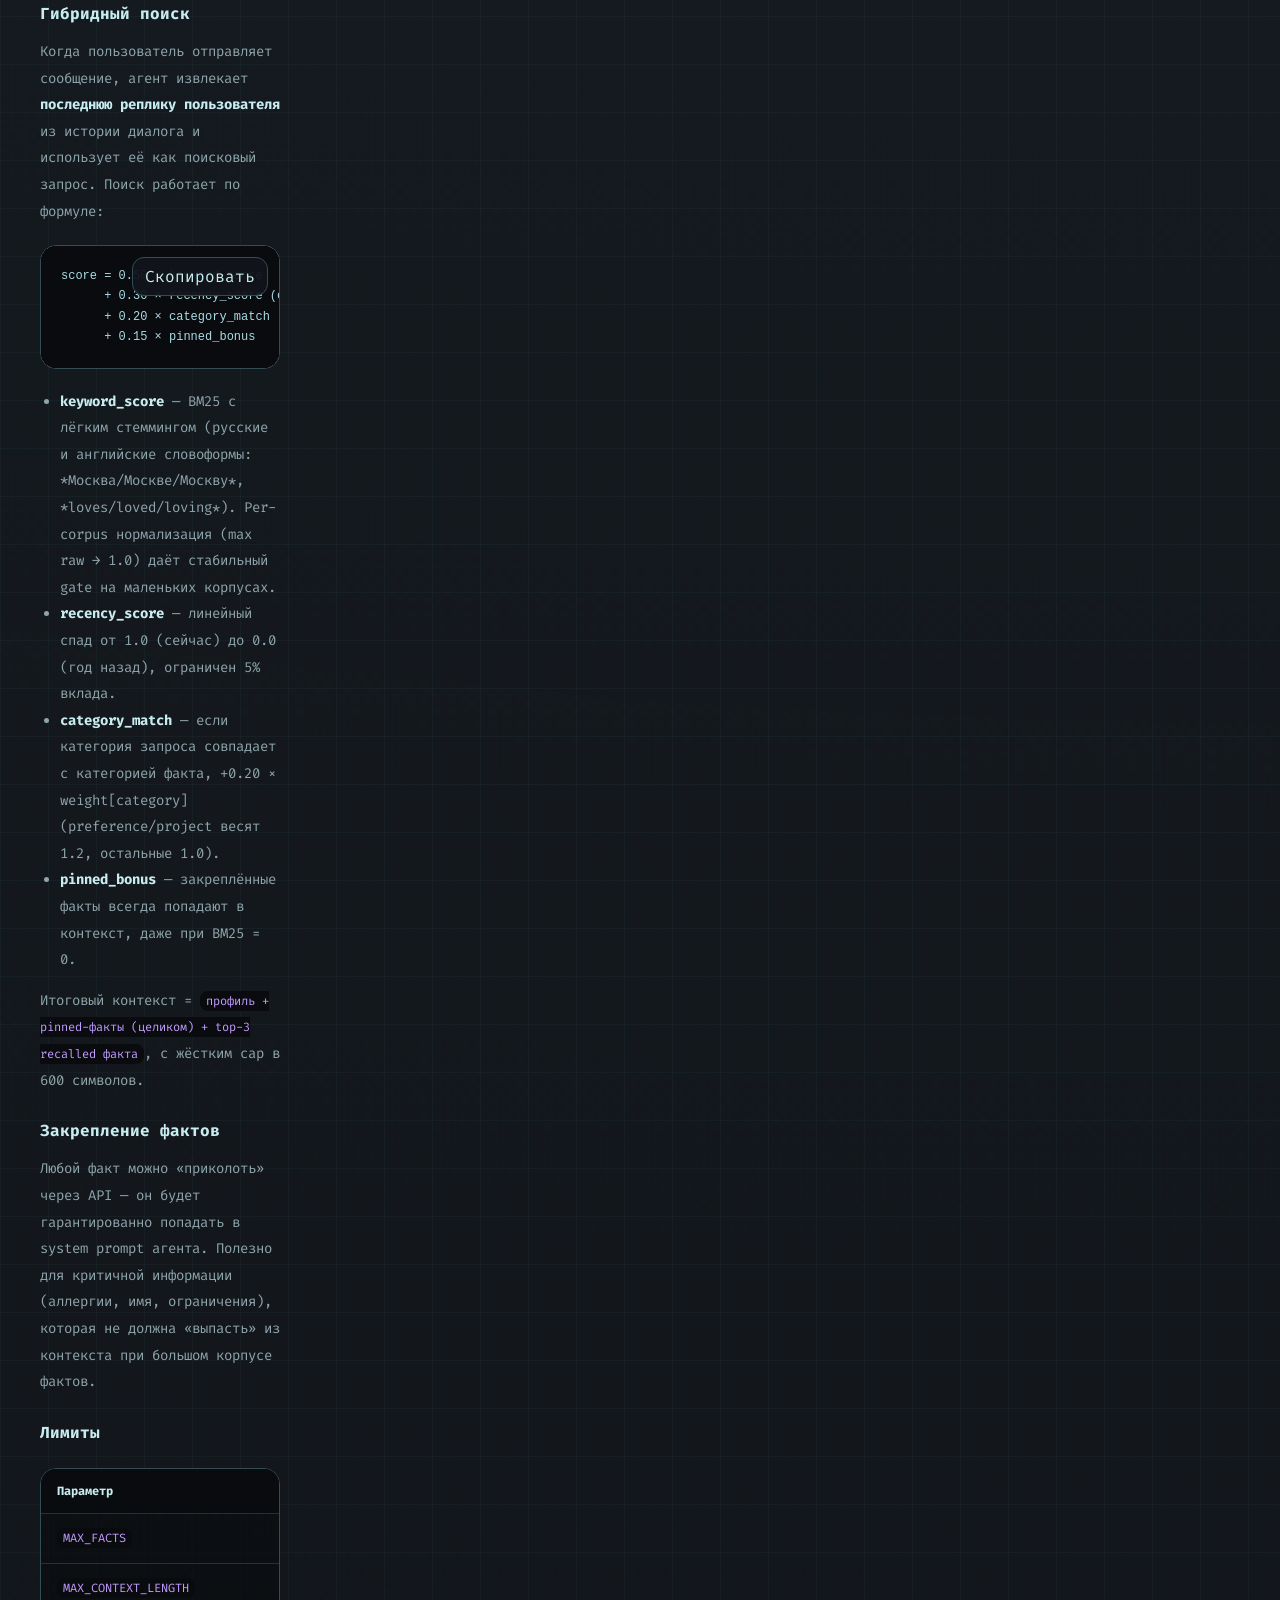
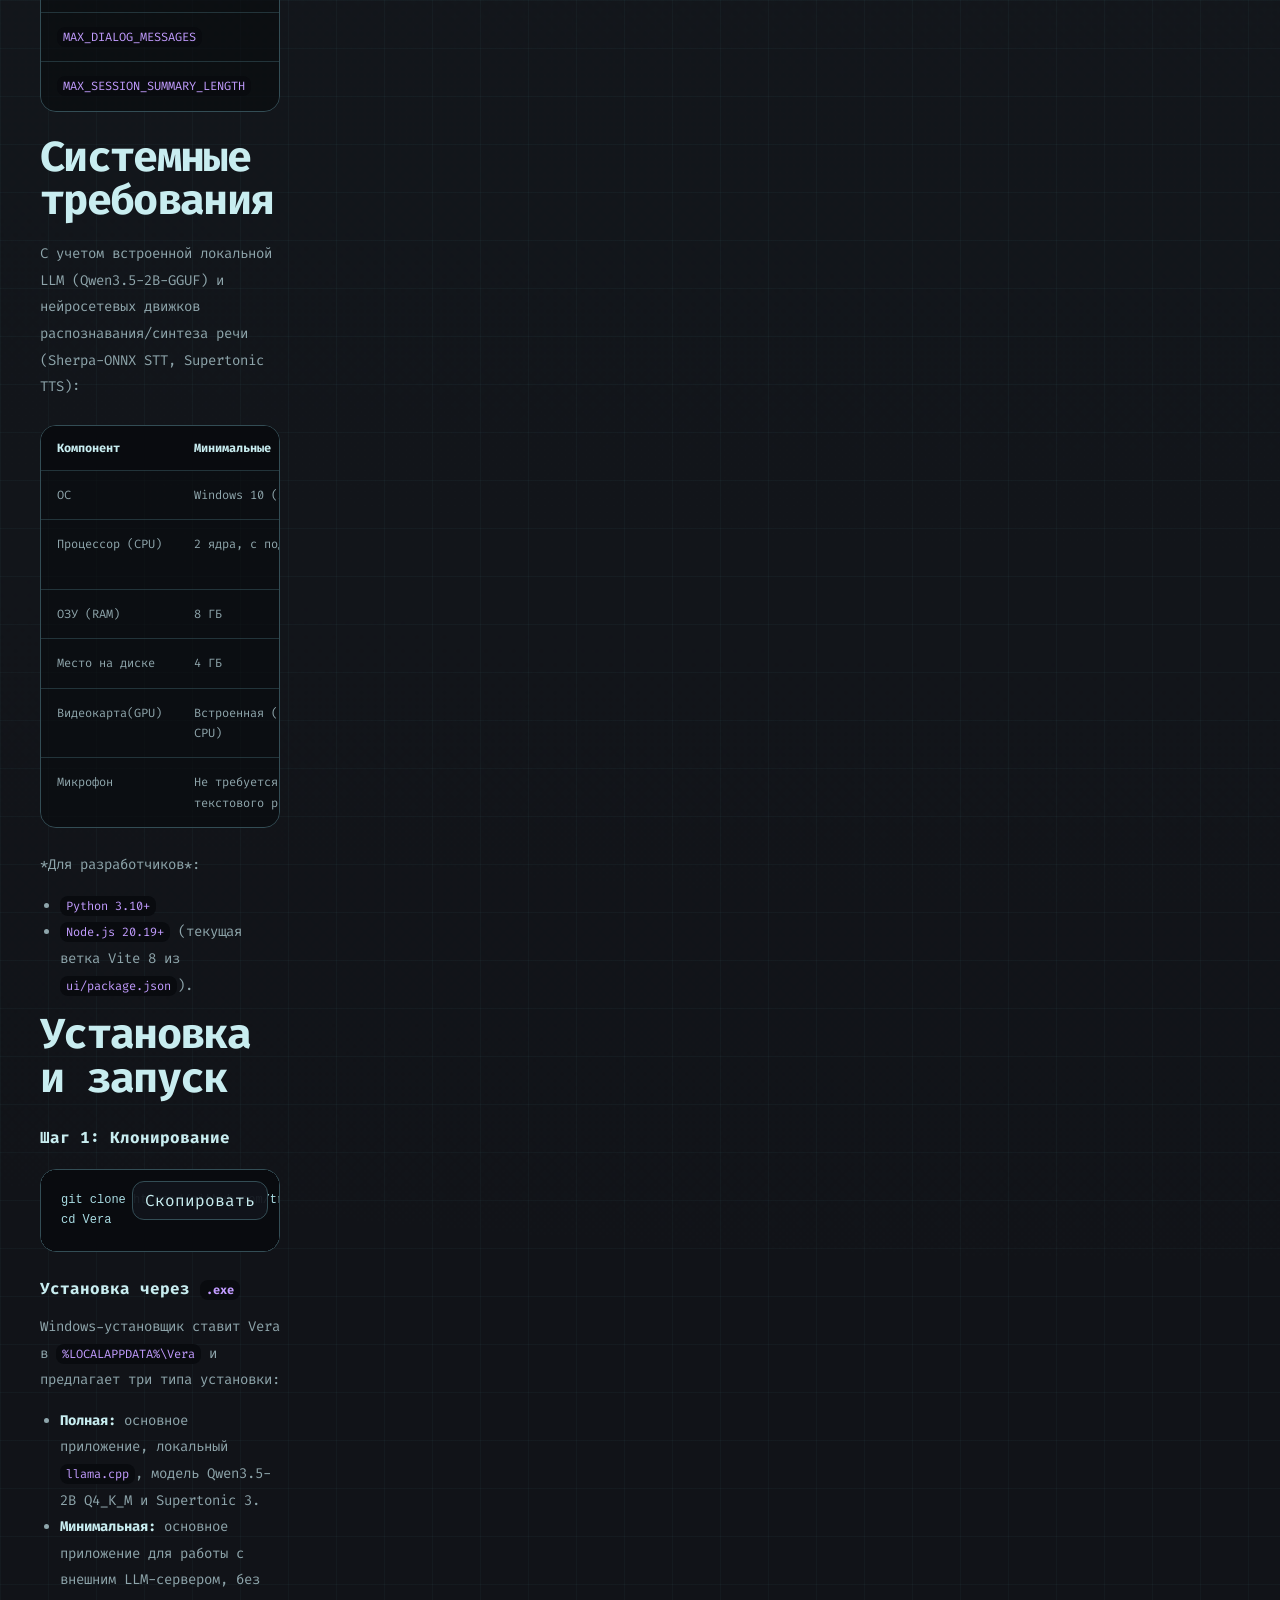
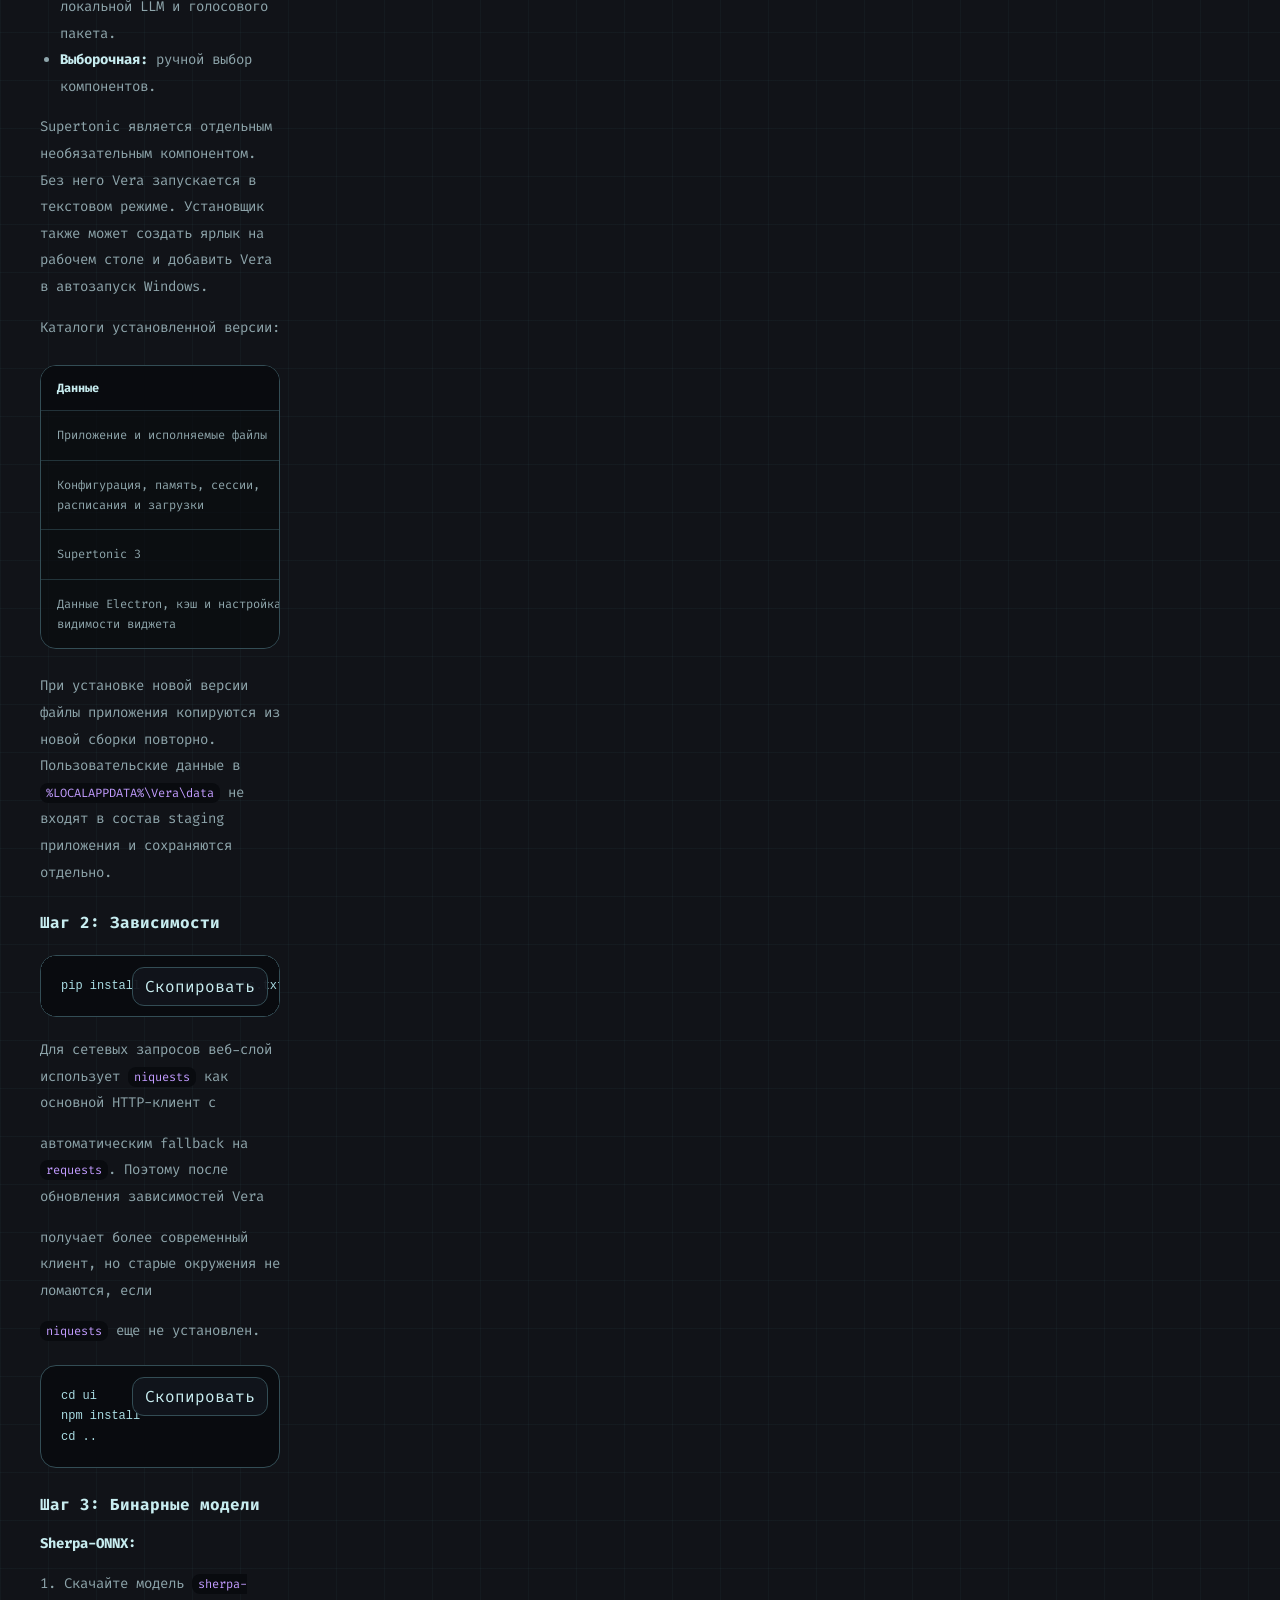
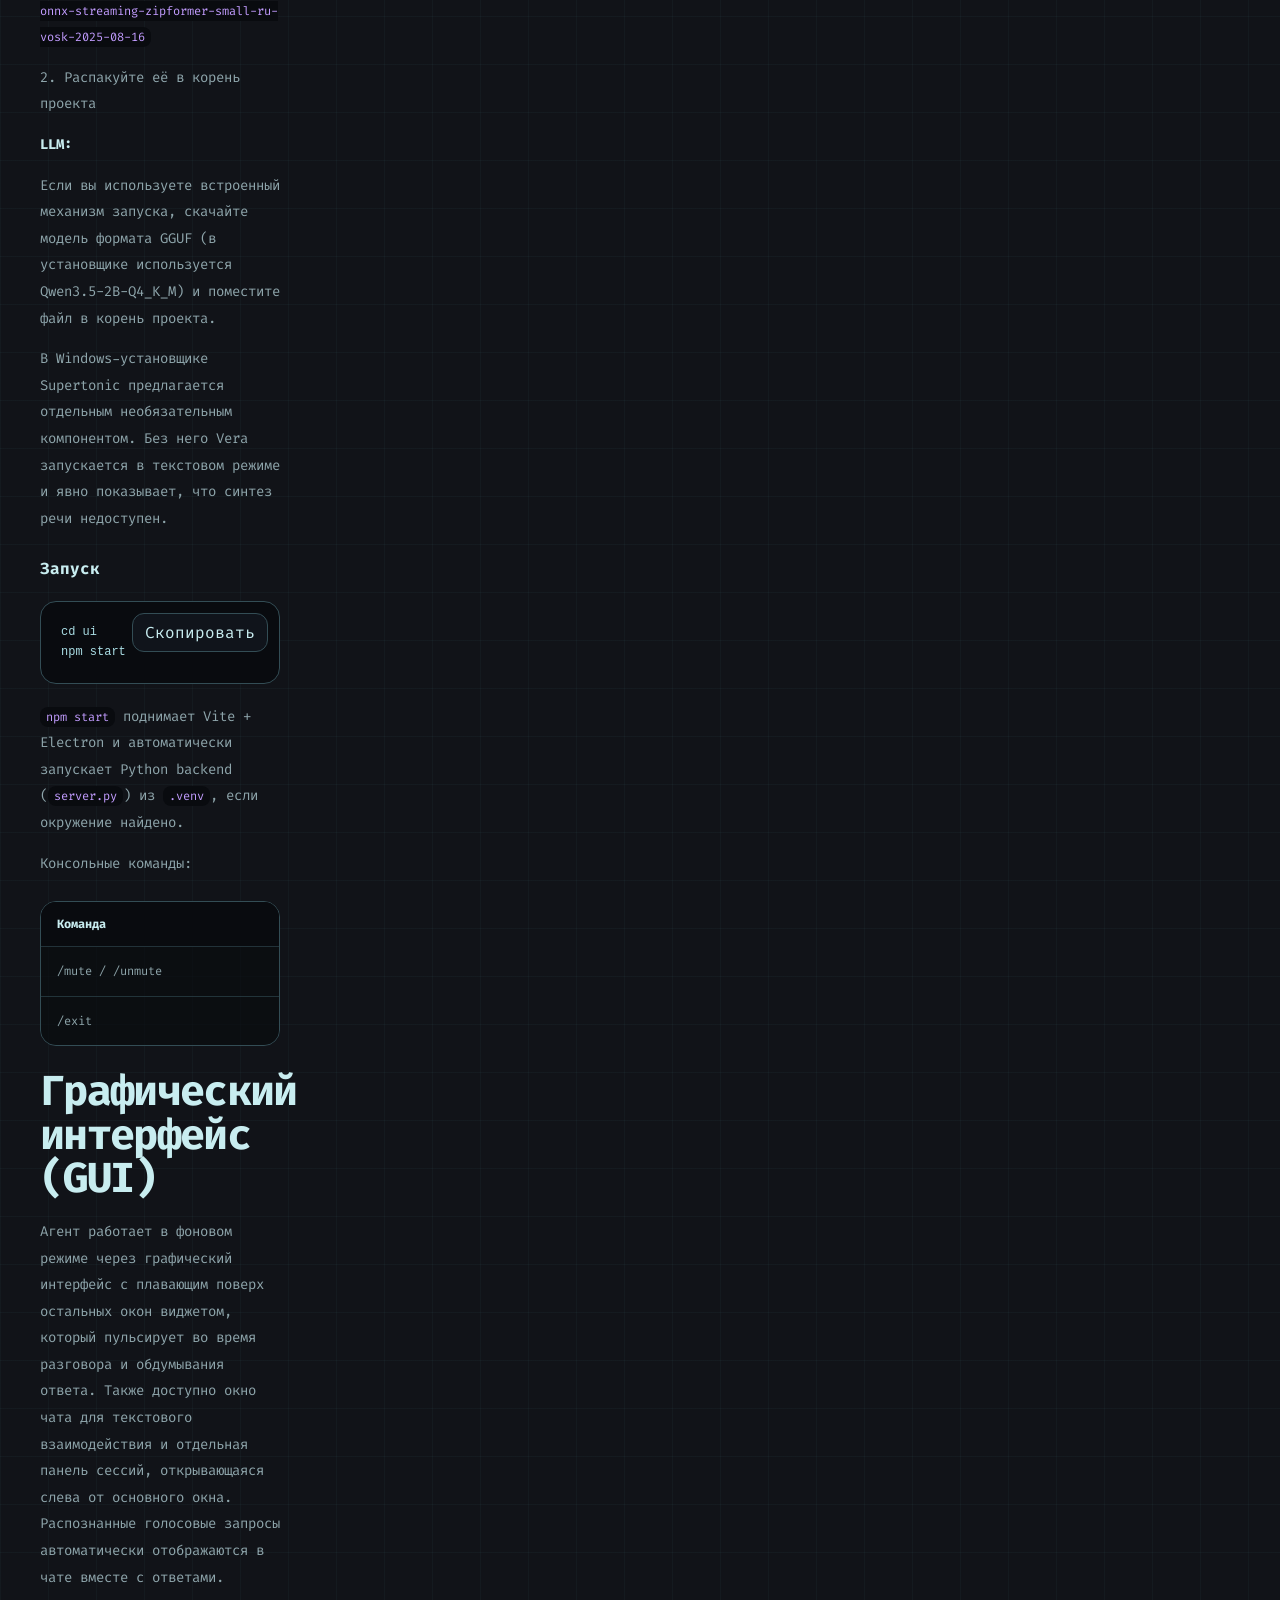
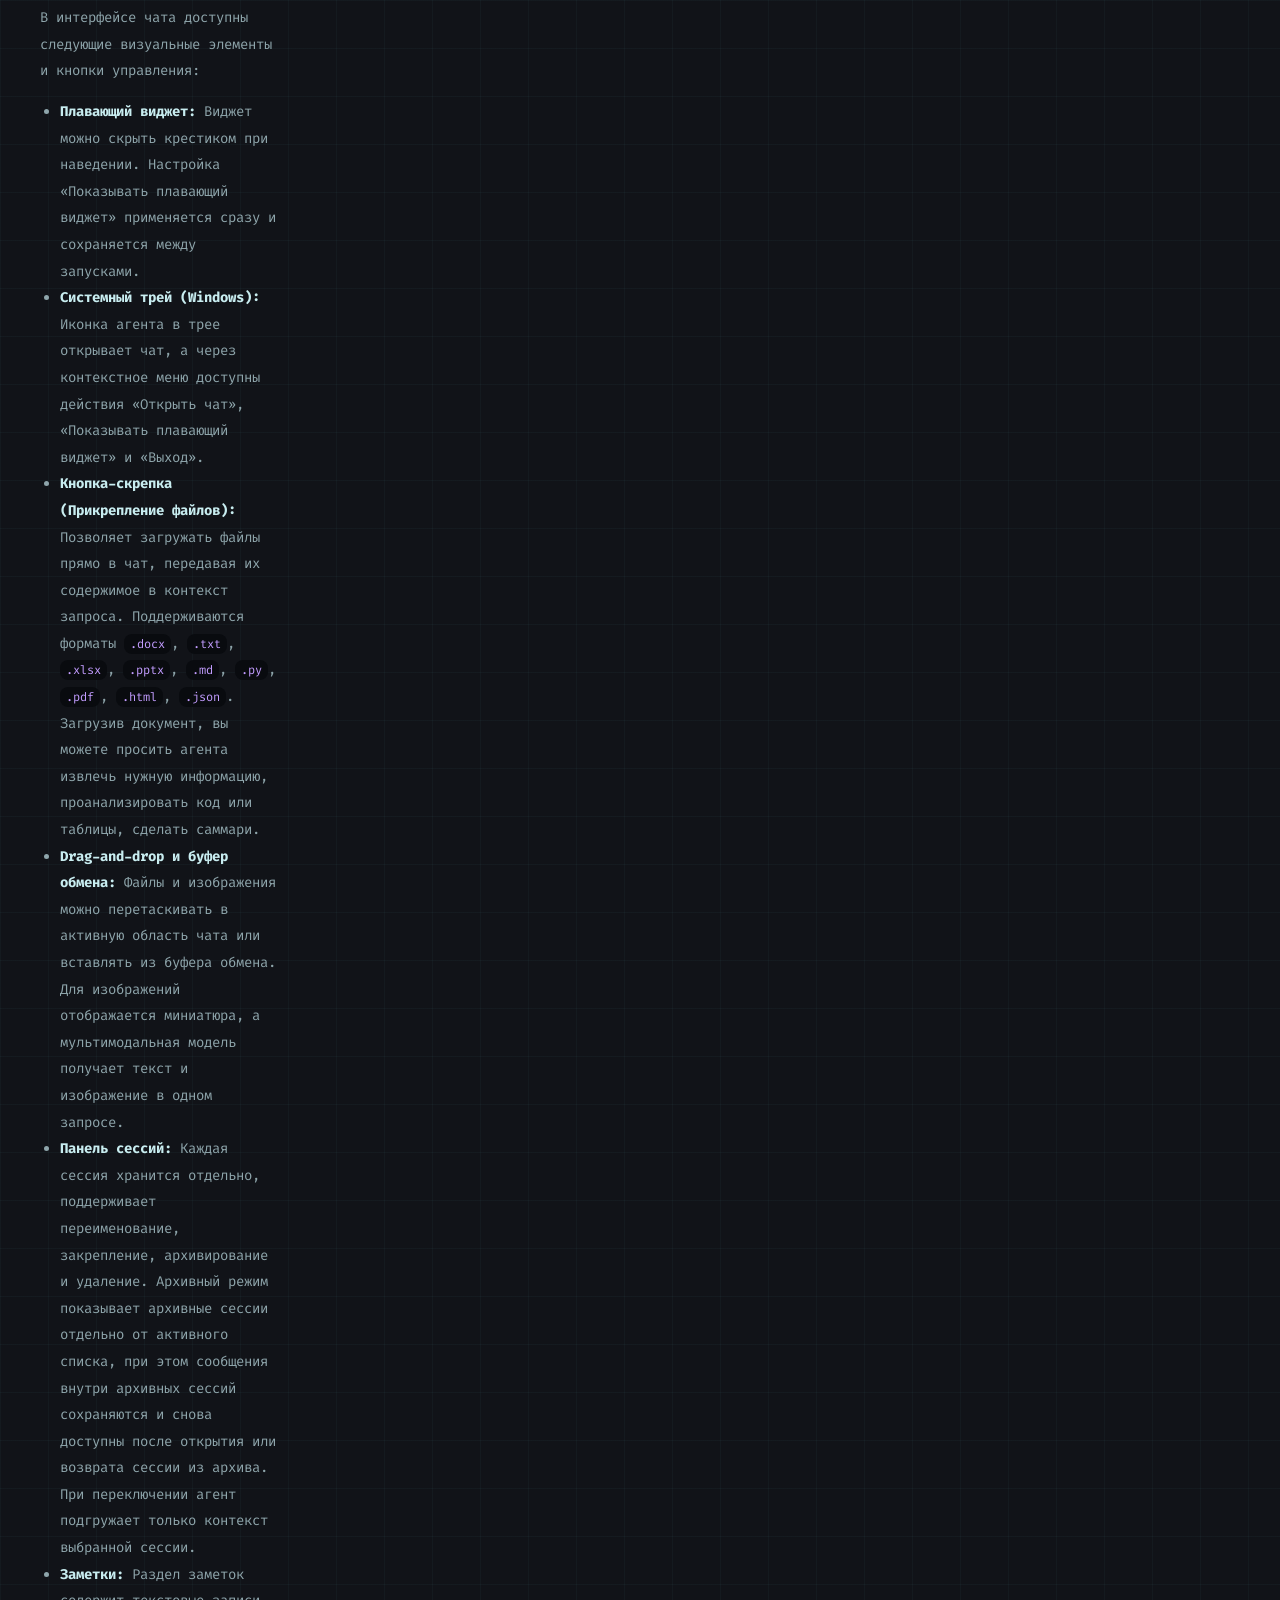
<file: readme.html>
<!doctype html>
<html lang="ru">
<head>
  <meta charset="utf-8">
  <meta name="viewport" content="width=device-width, initial-scale=1">
  <title>Vera README</title>
  <meta name="description" content="Автоматически синхронизированная HTML-версия README Vera.">
  <link rel="preconnect" href="https://fonts.googleapis.com">
  <link rel="preconnect" href="https://fonts.gstatic.com" crossorigin>
  <link href="https://fonts.googleapis.com/css2?family=Fira+Code:wght@400;500;600;700&display=swap" rel="stylesheet">
  <link rel="stylesheet" href="./styles.css?v=9">
</head>
<body>
  <main class="docs-shell container readme-shell">
    <article class="docs-content">
      <p class="section-kicker">[ upstream README / 146 tests ]</p>
      <h1 id="vera-голосовой-агент-для-windows">Vera — Голосовой агент для Windows</h1>
      <p>&gt; <strong>Telegram-интеграция временно отключена.</strong> Код, зависимость и данные сохранены,</p>
      <p>&gt; но интеграция не публикуется модели и не запускается через команды или <code>/tg</code>.</p>
      <p>Полностью локальный голосовой агент с оффлайн-распознаванием речи, встроенной локальной моделью LLM и удобным графическим интерфейсом.</p>
      <p> &lt;picture&gt;</p>
      <p>   &lt;source media=&quot;(prefers-color-scheme: dark)&quot; srcset=&quot;https://api.star-history.com/chart?repos=tripleguard/Vera&amp;type=date&amp;theme=dark&amp;legend=bottom-right&quot; /&gt;</p>
      <p>   &lt;source media=&quot;(prefers-color-scheme: light)&quot; srcset=&quot;https://api.star-history.com/chart?repos=tripleguard/Vera&amp;type=date&amp;legend=bottom-right&quot; /&gt;</p>
      <p>   &lt;img alt=&quot;Star History Chart&quot; src=&quot;https://api.star-history.com/chart?repos=tripleguard/Vera&amp;type=date&amp;legend=bottom-right&quot; /&gt;</p>
      <p> &lt;/picture&gt;</p>
      <h2 id="содержание">Содержание</h2>
      <ul>
      <li><a href="#о-проекте" target="_blank" rel="noreferrer">О проекте</a></li>
      <li><a href="#возможности" target="_blank" rel="noreferrer">Возможности</a></li>
      <li><a href="#новое-в-версии-112" target="_blank" rel="noreferrer">Новое в версии 1.1.2</a></li>
      <li><a href="#архитектура-памяти" target="_blank" rel="noreferrer">Архитектура памяти</a></li>
      <li><a href="#системные-требования" target="_blank" rel="noreferrer">Системные требования</a></li>
      <li><a href="#установка-и-запуск" target="_blank" rel="noreferrer">Установка и запуск</a></li>
      <li><a href="#графический-интерфейс-gui" target="_blank" rel="noreferrer">Графический интерфейс (GUI)</a></li>
      <li><a href="#внешние-llm-серверы" target="_blank" rel="noreferrer">Внешние LLM-серверы</a></li>
      <li><a href="#полный-справочник-команд" target="_blank" rel="noreferrer">Полный справочник команд</a></li>
      <li><a href="#периодические-задачи-и-напоминания" target="_blank" rel="noreferrer">Периодические задачи и напоминания</a></li>
      <li><a href="#skills" target="_blank" rel="noreferrer">Skills</a></li>
      <li><a href="#инструменты-tools" target="_blank" rel="noreferrer">Инструменты (Tools)</a></li>
      <li><a href="#telegram-режим" target="_blank" rel="noreferrer">Telegram-режим</a></li>
      <li><a href="#как-работает-веб-поиск" target="_blank" rel="noreferrer">Как работает веб-поиск</a></li>
      <li><a href="#конфигурация" target="_blank" rel="noreferrer">Конфигурация</a></li>
      <li><a href="#запуск-через-viteelectron" target="_blank" rel="noreferrer">Запуск через Vite/Electron</a></li>
      <li><a href="#тестирование" target="_blank" rel="noreferrer">Тестирование</a></li>
      <li><a href="#устранение-неполадок" target="_blank" rel="noreferrer">Устранение неполадок</a></li>
      <li><a href="#faq" target="_blank" rel="noreferrer">FAQ</a></li>
      <li><a href="#благодарности" target="_blank" rel="noreferrer">Благодарности</a></li>
      </ul>
      <h2 id="о-проекте">О проекте</h2>
      <p>Vera — локальный голосовой агент для Windows, работающий без передачи данных в облако. Все вычисления выполняются на компьютере пользователя:</p>
      <ul>
      <li><strong>Распознавание речи:</strong> Sherpa-ONNX (оффлайн, streaming)</li>
      <li><strong>Модель LLM:</strong> Ваша локальная (при разработке использовалась Qwen 3.5 2B) или внешний сервер (Ollama, LM Studio)</li>
      <li><strong>Синтез речи:</strong> Supertonic (высококачественный нейросетевой голос Lily, локально через ONNX Runtime)</li>
      <li><strong>Интерфейс:</strong> Плавающий виджет и полноценное окно чата поверх всех окон</li>
      </ul>
      <p><strong>Важно:</strong> агент может ошибаться. Проверяйте критически важные данные, включая результаты веб-поиска, курсы валют, погодные данные и статистику.</p>
      <p>Чтобы прервать разговор Веры, скажите <strong>&quot;Вера&quot;</strong> — она остановится и будет ждать команду.</p>
      <p>Вы можете скачать агента на сайте https://agentvera.ru</p>
      <h2 id="возможности">Возможности</h2>
      <div class="docs-table-wrap"><table class="docs-table">
      <thead><tr><th>Категория</th><th>Функции</th></tr></thead>
      <tbody><tr><td>Интерфейс</td><td>Плавающий виджет, текстовый чат, сессии, архив, заметки, проекты, рабочая панель, логи в реальном времени и шесть тем оформления</td></tr><tr><td>Трей и запуск</td><td>Иконка в системном трее Windows, открытие чата, скрытие и восстановление плавающего виджета, защита от запуска второго экземпляра</td></tr><tr><td>Голосовое управление</td><td>Активация по слову, прерывание командой, офлайн STT, синтез речи, выбор устройств ввода и вывода без перезапуска</td></tr><tr><td>LLM-управление</td><td>Переключение мышления, токенный бюджет, версия llama.cpp в настройках, обновление llama.cpp из интерфейса и подключение внешних LLM-серверов</td></tr><tr><td>Приложения</td><td>Запуск, закрытие, автоматический запуск по расписанию</td></tr><tr><td>Окна</td><td>Управление окнами (свернуть, развернуть, переключить)</td></tr><tr><td>Файлы</td><td>Поиск и открытие файлов, drag-and-drop, вставка из буфера обмена, предпросмотр изображений и анализ документов</td></tr><tr><td>Мультимодальность</td><td>Изображения на вход модели через локальный <code>mmproj</code>, совместные текстовые и визуальные запросы</td></tr><tr><td>Веб</td><td>Поиск, погода, курсы валют</td></tr><tr><td>Продуктивность</td><td>Таймеры, периодические задачи, заметки, списки задач, холст для рисования и визуальное управление расписанием</td></tr><tr><td>Система</td><td>Громкость, яркость, управление музыкой, скриншоты, меню Пуск, проводник</td></tr><tr><td>Skills</td><td>Локальные инструкции для специализированных сценариев с автоматической активацией и отдельными профилями инструментов</td></tr><tr><td>Инструменты</td><td>Чтение документов, интерпретатор Python, генерация презентаций, докладов, отчетов и текстовых документов</td></tr><tr><td>Telegram</td><td>Интеграция и данные сохранены, но функция временно деактивирована</td></tr><tr><td>Память</td><td>Гибридный поиск (BM25 + recency + category), закрепление фактов, автокатегоризация, сохранение контекста диалога</td></tr><tr><td>Надежность</td><td>Текстовый режим при недоступном голосовом пакете, отдельные статусы LLM/TTS/STT/audio, автоперезапуск backend и защищенный IPC-мост Electron</td></tr></tbody>
      </table></div>
      <h2 id="новое-в-версии-112">Новое в версии 1.1.2</h2>
      <ul>
      <li><strong>Текстовый режим больше не зависит от микрофона и TTS.</strong> Если микрофон недоступен, отсутствует STT или не установлен Supertonic, Vera сообщает конкретную причину и продолжает принимать текстовые запросы.</li>
      <li><strong>Понятная диагностика запуска.</strong> Интерфейс получает отдельные состояния <code>llm</code>, <code>tts</code>, <code>stt</code> и <code>audio</code> с текстом ошибки вместо единственного общего флага готовности.</li>
      <li><strong>Переключение аудио без перезапуска.</strong> Микрофон и устройство вывода применяются и сохраняются сразу; если новое устройство не открылось, Vera автоматически возвращает предыдущее.</li>
      <li><strong>Чистый список устройств Windows.</strong> В настройках показываются физические WASAPI-устройства без повторов одного устройства через MME, DirectSound и WDM-KS.</li>
      <li><strong>Обновлённые настройки голоса.</strong> Списки аудиоустройств, режима озвучивания и голоса получили единое стилизованное меню. По умолчанию ответы озвучиваются только после голосовых запросов; также доступны озвучивание всех ответов и полностью текстовый режим.</li>
      <li><strong>Supertonic как отдельный компонент установщика.</strong> Голосовой пакет можно не устанавливать — чат останется полностью работоспособным. При установке компонент размещается в <code>%LOCALAPPDATA%\Vera\models\supertonic3</code>.</li>
      <li><strong>Усилена IPC-безопасность.</strong> Обработчик выдачи API-токена регистрируется до создания окон Electron, что устраняет гонку при первом запуске интерфейса.</li>
      <li><strong>Telegram временно отключён.</strong> Код и пользовательские данные сохранены, но распознавание обычных фраз больше не может случайно активировать Telegram-инструменты.</li>
      <li><strong>Управление плавающим виджетом.</strong> Виджет можно скрыть крестиком при наведении, вернуть через контекстное меню в трее или включить в общих настройках. Выбранное состояние сохраняется между запусками.</li>
      <li><strong>Уведомления таймеров.</strong> После завершения таймер продолжает воспроизводить циклический сигнал и дополнительно показывает одно системное уведомление через backend.</li>
      </ul>
      <h2 id="архитектура-памяти">Архитектура памяти</h2>
      <p>Память Веры — это <strong>гибридная система поиска</strong>, спроектированная для работы полностью локально (без векторных БД и эмбеддингов, чтобы оставаться в рамках небольших моделей).</p>
      <h3 id="хранение">Хранение</h3>
      <div class="docs-table-wrap"><table class="docs-table">
      <thead><tr><th>Что</th><th>Где</th><th>Формат</th></tr></thead>
      <tbody><tr><td>Профиль и долгосрочные факты</td><td><code>data/memory.json</code></td><td>JSON</td></tr><tr><td>История диалогов и сессии</td><td><code>data/vera.db</code></td><td>SQLite</td></tr></tbody>
      </table></div>
      <p>Миграция из старого <code>.md</code> формата в JSON происходит автоматически и однократно при первом запуске; далее агент работает только с JSON.</p>
      <h3 id="категории-фактов">Категории фактов</h3>
      <p>Каждый факт автоматически относится к одной из категорий по regex-эвристикам (без LLM-вызова):</p>
      <div class="docs-table-wrap"><table class="docs-table">
      <thead><tr><th>Категория</th><th>Триггеры</th><th>Пример</th></tr></thead>
      <tbody><tr><td><code>identity</code></td><td>зовут, моё имя, кто я</td><td>&quot;Меня зовут Тестовый пользователь&quot;</td></tr><tr><td><code>contact</code></td><td>@, телефон, почта, email</td><td>&quot;мой email user@example.com&quot;</td></tr><tr><td><code>preference</code></td><td>люблю, нравится, ненавижу, предпочитаю</td><td>&quot;Любит тёмный шоколад&quot;</td></tr><tr><td><code>project</code></td><td>проект, задача, работаю над, разрабатываю</td><td>&quot;Работаю над Vera&quot;</td></tr><tr><td><code>fact</code></td><td>(по умолчанию)</td><td>&quot;Есть кот по имени Барсик&quot;</td></tr></tbody>
      </table></div>
      <h3 id="гибридный-поиск">Гибридный поиск</h3>
      <p>Когда пользователь отправляет сообщение, агент извлекает <strong>последнюю реплику пользователя</strong> из истории диалога и использует её как поисковый запрос. Поиск работает по формуле:</p>
      <div class="code-wrap"><pre class="code-block"><code>score = 0.50 × keyword_score
      + 0.30 × recency_score (с hard-cap 5%)
      + 0.20 × category_match
      + 0.15 × pinned_bonus</code></pre></div>
      <ul>
      <li><strong>keyword_score</strong> — BM25 с лёгким стеммингом (русские и английские словоформы: *Москва/Москве/Москву*, *loves/loved/loving*). Per-corpus нормализация (max raw → 1.0) даёт стабильный gate на маленьких корпусах.</li>
      <li><strong>recency_score</strong> — линейный спад от 1.0 (сейчас) до 0.0 (год назад), ограничен 5% вклада.</li>
      <li><strong>category_match</strong> — если категория запроса совпадает с категорией факта, +0.20 × weight[category] (preference/project весят 1.2, остальные 1.0).</li>
      <li><strong>pinned_bonus</strong> — закреплённые факты всегда попадают в контекст, даже при BM25 = 0.</li>
      </ul>
      <p>Итоговый контекст = <code>профиль + pinned-факты (целиком) + top-3 recalled факта</code>, с жёстким cap в 600 символов.</p>
      <h3 id="закрепление-фактов">Закрепление фактов</h3>
      <p>Любой факт можно «приколоть» через API — он будет гарантированно попадать в system prompt агента. Полезно для критичной информации (аллергии, имя, ограничения), которая не должна «выпасть» из контекста при большом корпусе фактов.</p>
      <h3 id="лимиты">Лимиты</h3>
      <div class="docs-table-wrap"><table class="docs-table">
      <thead><tr><th>Параметр</th><th>Значение</th><th>Зачем</th></tr></thead>
      <tbody><tr><td><code>MAX_FACTS</code></td><td>20</td><td>Не даём корпусу расти бесконтролчно</td></tr><tr><td><code>MAX_CONTEXT_LENGTH</code></td><td>600 символов</td><td>Не раздуваем system prompt</td></tr><tr><td><code>MAX_DIALOG_MESSAGES</code></td><td>20</td><td>Ограничение истории диалога</td></tr><tr><td><code>MAX_SESSION_SUMMARY_LENGTH</code></td><td>300 символов</td><td>Саммари сессии</td></tr></tbody>
      </table></div>
      <h2 id="системные-требования">Системные требования</h2>
      <p>С учетом встроенной локальной LLM (Qwen3.5-2B-GGUF) и нейросетевых движков распознавания/синтеза речи (Sherpa-ONNX STT, Supertonic TTS):</p>
      <div class="docs-table-wrap"><table class="docs-table">
      <thead><tr><th>Компонент</th><th>Минимальные</th><th>Рекомендуемые</th></tr></thead>
      <tbody><tr><td>ОС</td><td>Windows 10 (x64)</td><td>Windows 11 (x64)</td></tr><tr><td>Процессор (CPU)</td><td>2 ядра, с поддержкой AVX2</td><td>4+ ядер (Intel Core i5+ / AMD Ryzen)</td></tr><tr><td>ОЗУ (RAM)</td><td>8 ГБ</td><td>16 ГБ</td></tr><tr><td>Место на диске</td><td>4 ГБ</td><td>5 ГБ (на SSD)</td></tr><tr><td>Видеокарта(GPU)</td><td>Встроенная (работа LLM на CPU)</td><td>Совместимая с Vulkan (для ускорения LLM)</td></tr><tr><td>Микрофон</td><td>Не требуется для текстового режима</td><td>Внешний USB или гарнитура для голосового режима</td></tr></tbody>
      </table></div>
      <p>*Для разработчиков*:</p>
      <ul>
      <li><code>Python 3.10+</code></li>
      <li><code>Node.js 20.19+</code> (текущая ветка Vite 8 из <code>ui/package.json</code>).</li>
      </ul>
      <h2 id="установка-и-запуск">Установка и запуск</h2>
      <h3 id="шаг-1-клонирование">Шаг 1: Клонирование</h3>
      <div class="code-wrap"><pre class="code-block"><code>git clone https://github.com/tripleguard/Vera.git
cd Vera</code></pre></div>
      <h3 id="установка-через-exe">Установка через <code>.exe</code></h3>
      <p>Windows-установщик ставит Vera в <code>%LOCALAPPDATA%\Vera</code> и предлагает три типа установки:</p>
      <ul>
      <li><strong>Полная:</strong> основное приложение, локальный <code>llama.cpp</code>, модель Qwen3.5-2B Q4_K_M и Supertonic 3.</li>
      <li><strong>Минимальная:</strong> основное приложение для работы с внешним LLM-сервером, без локальной LLM и голосового пакета.</li>
      <li><strong>Выборочная:</strong> ручной выбор компонентов.</li>
      </ul>
      <p>Supertonic является отдельным необязательным компонентом. Без него Vera запускается в текстовом режиме. Установщик также может создать ярлык на рабочем столе и добавить Vera в автозапуск Windows.</p>
      <p>Каталоги установленной версии:</p>
      <div class="docs-table-wrap"><table class="docs-table">
      <thead><tr><th>Данные</th><th>Путь</th></tr></thead>
      <tbody><tr><td>Приложение и исполняемые файлы</td><td><code>%LOCALAPPDATA%\Vera</code></td></tr><tr><td>Конфигурация, память, сессии, расписания и загрузки</td><td><code>%LOCALAPPDATA%\Vera\data</code></td></tr><tr><td>Supertonic 3</td><td><code>%LOCALAPPDATA%\Vera\models\supertonic3</code></td></tr><tr><td>Данные Electron, кэш и настройка видимости виджета</td><td><code>%APPDATA%\Vera</code></td></tr></tbody>
      </table></div>
      <p>При установке новой версии файлы приложения копируются из новой сборки повторно. Пользовательские данные в <code>%LOCALAPPDATA%\Vera\data</code> не входят в состав staging приложения и сохраняются отдельно.</p>
      <h3 id="шаг-2-зависимости">Шаг 2: Зависимости</h3>
      <div class="code-wrap"><pre class="code-block"><code>pip install -r requirements.txt</code></pre></div>
      <p>Для сетевых запросов веб-слой использует <code>niquests</code> как основной HTTP-клиент с</p>
      <p>автоматическим fallback на <code>requests</code>. Поэтому после обновления зависимостей Vera</p>
      <p>получает более современный клиент, но старые окружения не ломаются, если</p>
      <p><code>niquests</code> еще не установлен.</p>
      <div class="code-wrap"><pre class="code-block"><code>cd ui
npm install
cd ..</code></pre></div>
      <h3 id="шаг-3-бинарные-модели">Шаг 3: Бинарные модели</h3>
      <p><strong>Sherpa-ONNX:</strong></p>
      <p>1. Скачайте модель <code>sherpa-onnx-streaming-zipformer-small-ru-vosk-2025-08-16</code></p>
      <p>2. Распакуйте её в корень проекта</p>
      <p><strong>LLM:</strong></p>
      <p>Если вы используете встроенный механизм запуска, скачайте модель формата GGUF (в установщике используется Qwen3.5-2B-Q4_K_M) и поместите файл в корень проекта.</p>
      <p>В Windows-установщике Supertonic предлагается отдельным необязательным компонентом. Без него Vera запускается в текстовом режиме и явно показывает, что синтез речи недоступен.</p>
      <h3 id="запуск">Запуск</h3>
      <div class="code-wrap"><pre class="code-block"><code>cd ui
npm start</code></pre></div>
      <p><code>npm start</code> поднимает Vite + Electron и автоматически запускает Python backend (<code>server.py</code>) из <code>.venv</code>, если окружение найдено.</p>
      <p>Консольные команды:</p>
      <div class="docs-table-wrap"><table class="docs-table">
      <thead><tr><th>Команда</th><th>Описание</th></tr></thead>
      <tbody><tr><td>/mute / /unmute</td><td>Управление микрофоном</td></tr><tr><td>/exit</td><td>Завершение работы</td></tr></tbody>
      </table></div>
      <h2 id="графический-интерфейс-gui">Графический интерфейс (GUI)</h2>
      <p>Агент работает в фоновом режиме через графический интерфейс с плавающим поверх остальных окон виджетом, который пульсирует во время разговора и обдумывания ответа. Также доступно окно чата для текстового взаимодействия и отдельная панель сессий, открывающаяся слева от основного окна. Распознанные голосовые запросы автоматически отображаются в чате вместе с ответами.</p>
      <p>В интерфейсе чата доступны следующие визуальные элементы и кнопки управления:</p>
      <ul>
      <li><strong>Плавающий виджет:</strong> Виджет можно скрыть крестиком при наведении. Настройка «Показывать плавающий виджет» применяется сразу и сохраняется между запусками.</li>
      <li><strong>Системный трей (Windows):</strong> Иконка агента в трее открывает чат, а через контекстное меню доступны действия «Открыть чат», «Показывать плавающий виджет» и «Выход».</li>
      <li><strong>Кнопка-скрепка (Прикрепление файлов):</strong> Позволяет загружать файлы прямо в чат, передавая их содержимое в контекст запроса. Поддерживаются форматы <code>.docx</code>, <code>.txt</code>, <code>.xlsx</code>, <code>.pptx</code>, <code>.md</code>, <code>.py</code>, <code>.pdf</code>, <code>.html</code>, <code>.json</code>. Загрузив документ, вы можете просить агента извлечь нужную информацию, проанализировать код или таблицы, сделать саммари.</li>
      <li><strong>Drag-and-drop и буфер обмена:</strong> Файлы и изображения можно перетаскивать в активную область чата или вставлять из буфера обмена. Для изображений отображается миниатюра, а мультимодальная модель получает текст и изображение в одном запросе.</li>
      <li><strong>Панель сессий:</strong> Каждая сессия хранится отдельно, поддерживает переименование, закрепление, архивирование и удаление. Архивный режим показывает архивные сессии отдельно от активного списка, при этом сообщения внутри архивных сессий сохраняются и снова доступны после открытия или возврата сессии из архива. При переключении агент подгружает только контекст выбранной сессии.</li>
      <li><strong>Заметки:</strong> Раздел заметок содержит текстовые записи, чек-листы и холст для свободного рисования. Заметки сохраняются локально, поддерживают несколько записей, задачи с приоритетами, цвета, перо, ластик, очистку холста и масштабирование.</li>
      <li><strong>Проекты:</strong> Созданные презентации доступны в отдельном разделе, открываются напрямую из приложения и при необходимости перемещаются в системную корзину.</li>
      <li><strong>Рабочая панель:</strong> Правая панель содержит дерево выбранной директории и интерактивный CMD-терминал. Файлы из дерева можно открывать и перетаскивать в чат.</li>
      <li><strong>Нижняя панель:</strong> Показывает активную модель и версию приложения, открывает периодические задачи и поток системных логов. Если доступна новая сборка llama.cpp, рядом с моделью появляется кнопка обновления, которая скачивает подходящий архив, устанавливает runtime и перезапускает агент.</li>
      <li><strong>Настройки модели:</strong> В разделе модели отображается установленная версия llama.cpp в формате <code>b12345</code>, а также доступны параметры локальной модели, контекста, режима размышления и внешнего LLM-сервера.</li>
      <li><strong>Настройки голоса и аудио:</strong> Стилизованные списки позволяют без перезапуска менять микрофон и устройство вывода. Vera показывает только уникальные WASAPI-устройства, поддерживает проверку входа/выхода и автоматически откатывает нерабочий выбор.</li>
      <li><strong>Режим озвучивания:</strong> Можно озвучивать только ответы на голосовые запросы (значение по умолчанию), все ответы либо полностью отключить TTS.</li>
      <li><strong>Темы оформления:</strong> В настройках доступны шесть светлых и темных тем: «Обсидиан», «Дневной», «Терминал», «Сакура», «Графит» и «Аврора».</li>
      <li><strong>Переключатель мышления (иконка мозга рядом с вводом):</strong> Позволяет быстро включать/выключать режим размышления модели; токенный бюджет задается в настройках, а ход мысли можно раскрыть в карточке ответа.</li>
      <li><strong>Индикатор активности:</strong> Во время генерации отображается компактная надпись «Думает», а при выполнении функции индикатор показывает фактическое действие: поиск в интернете, чтение документа, создание презентации и другие операции.</li>
      <li><strong>Кнопки источников:</strong> Ссылки из веб-поиска парсятся и отображаются в виде аккуратных кликабельных кнопок с доменами сайтов, открывающихся в браузере.</li>
      <li><strong>Кнопка &quot;Открыть папку с файлом&quot;:</strong> После генерации документа или презентации и создания скриншота появляется кнопка для быстрого перехода к файлу в Проводнике.</li>
      <li><strong>Системные уведомления в чате:</strong> GUI показывает служебные сообщения при проблемах backend (автоперезапуск, исчерпание попыток, сетевые неполадки).</li>
      </ul>
      <p>Для удобства пользователя реализован стриминг ответов: в чате текст набирается плавно и постепенно, слово за словом (в голосовом режиме ответы выводятся целиком для синхронизации со звуком).</p>
      <h2 id="внешние-llm-серверы">Внешние LLM-серверы</h2>
      <p>Агент поддерживает работу со сторонними серверами, такими как Ollama или LM Studio. Это позволяет не запускать локальную модель силами самого агента, а перенаправить запросы на уже запущенный в системе (или в другой сети) инстанс, экономя ресурсы компьютера и обеспечивая гибкость в выборе моделей.</p>
      <p><strong>Как подключить другой эндпоинт:</strong></p>
      <p>1. Откройте <strong>настройки</strong> в графическом интерфейсе агента.</p>
      <p>2. Включите опцию <strong>&quot;Внешний LLM-сервер&quot;</strong>.</p>
      <p>3. Введите URL вашего сервера (например, <code>http://localhost:11434/v1</code> для Ollama или <code>http://localhost:1234/v1</code> для LM Studio).</p>
      <p>4. Нажмите кнопку сохранения. Изменения применяются мгновенно без необходимости перезапуска агента.</p>
      <h2 id="периодические-задачи-и-напоминания">Периодические задачи и напоминания</h2>
      <p>Вы можете управлять фоновыми задачами и напоминаниями двумя способами: ставя их голосом или настраивая самостоятельно через графический интерфейс.</p>
      <p><strong>Самостоятельная настройка через GUI:</strong></p>
      <p>1. Откройте окно <strong>Настроек</strong> в интерфейсе агента.</p>
      <p>2. Перейдите к разделу <strong>&quot;Периодические задачи&quot;</strong>.</p>
      <p>3. В этом разделе представлен список всех активных задач. Вы можете визуально добавлять новые напоминания, редактировать время и интервал срабатывания существующих, включать и отключать задачи, а также удалять их.</p>
      <p>4. Расписание хранится локально в <code>data/heartbeat_tasks.json</code>: при сохранении задачи валидируются, получают устойчивый <code>id</code>, нормализованное время, статус последнего запуска (<code>running</code> / <code>success</code> / <code>failed</code>), текст последней ошибки и счетчик выполнений. Если список очищен, фоновые задачи сразу удаляются и из файла, и из памяти работающего агента.</p>
      <p>5. Интервальные задачи защищены от некорректных значений: нулевой интервал автоматически приводится к минимальному рабочему интервалу, а невалидное время сбрасывается к безопасному значению по умолчанию.</p>
      <p>6. Сложные задачи (например, запрос новостей или погоды по утрам) автоматически направляются в LLM для обработки, а простые (напоминания вроде &quot;попей воду&quot;) сразу выводятся на экран в виде текста.</p>
      <p><strong>Виджет и звук таймера:</strong>  </p>
      <p>При установке таймера в маленьком плавающем виджете агента наглядно отображается обратный отсчет. По истечении времени (с секундной точностью) проигрывается обновленный звук таймера и через backend отправляется одно системное уведомление «Таймер завершён». Звук повторяется до тех пор, пока вы не остановите его командой «стоп». После остановки виджет автоматически возвращается в обычный режим.</p>
      <p><strong>Управление голосом (Примеры команд):</strong></p>
      <div class="code-wrap"><pre class="code-block"><code>Вера, таймер 10 минут
Вера, напомни через полчаса позвонить начальнику
Вера, читай мне новости каждое утро в 9:30
Вера, удали таймер</code></pre></div>
      <h2 id="полный-справочник-команд">Полный справочник команд</h2>
      <h3 id="приложения-и-окна">Приложения и окна</h3>
      <p>Агент использует нечёткий поиск названий программ.</p>
      <div class="code-wrap"><pre class="code-block"><code>Вера, открой хром
Вера, закрой телеграм
Вера, запусти калькулятор
Вера, открой командную строку
Вера, сверни окно
Вера, разверни браузер
Вера, переключись на телеграм</code></pre></div>
      <h3 id="запланированный-запуск-приложений">Запланированный запуск приложений</h3>
      <p>Агент может запускать приложения по расписанию, автоматически определяя правильные даты.</p>
      <div class="code-wrap"><pre class="code-block"><code>Вера, запускай телегу каждый день в 9 утра
Вера, запускай хром в 8:30 по будням
Вера, запусти дискорд в 22:30
Вера, покажи запланированные запуски</code></pre></div>
      <h3 id="файлы-и-папки">Файлы и папки</h3>
      <p>Поиск директорий и файлов с фильтрацией по дискам и fallback на встроенный поиск Windows:</p>
      <div class="code-wrap"><pre class="code-block"><code>Вера, открой файл отчет
Вера, найди файл резюме
Вера, открой папку проект
Вера, открой папку bb на диске d</code></pre></div>
      <h3 id="системные-настройки-и-питание">Системные настройки и питание</h3>
      <div class="code-wrap"><pre class="code-block"><code>Вера, громкость 75 процентов
Вера, яркость 7
Вера, открой пуск
Вера, мой компьютер
Вера, сделай скриншот
Вера, какой мой IP
Вера, выключи компьютер
Вера, перезагрузи через час
Вера, спящий режим</code></pre></div>
      <h3 id="музыка-и-медиа">Музыка и медиа</h3>
      <p>Управление воспроизведением (Spotify, Яндекс Музыка и другие плееры). Команды выполняются без голосового подтверждения.</p>
      <div class="code-wrap"><pre class="code-block"><code>Вера, пауза
Вера, играй
Вера, продолжи
Вера, стоп музыка
Вера, выключи музыку
Вера, дальше трек
Вера, следующий трек
Вера, назад</code></pre></div>
      <h3 id="корзина-диспетчер-задач-и-утилиты">Корзина, диспетчер задач и утилиты</h3>
      <div class="code-wrap"><pre class="code-block"><code>Вера, открой корзину
Вера, очисти корзину
Вера, открой диспетчер задач
Вера, закрой диспетчер задач
Вера, подбрось монетку</code></pre></div>
      <h3 id="веб-поиск-погода-и-курсы-валют">Веб-поиск, Погода и Курсы валют</h3>
      <p>Агент самостоятельно очищает и нормализует содержимое загруженных веб-страниц, чтобы небольшой локальной модели было проще работать с контекстом:</p>
      <div class="code-wrap"><pre class="code-block"><code>Вера, погода в Москве
Вера, запомни мой город Москва
Вера, погода
Вера, курс доллара
Вера, найди информацию о Python
Вера, кто такой Эйнштейн
Вера, открой ютуб</code></pre></div>
      <p>Погода определяется по указанному городу. Если город в запросе не назван, но агент знает ваш город из памяти, простой запрос «Вера, погода» будет искать прогноз именно для этого города. Профиль можно заполнить обычной командой памяти, например: «Вера, запомни мой город Москва». В ответе показываются текущая температура, погодные условия и короткая рекомендация по одежде или осадкам.</p>
      <p>Источником курсов валют является ЦБ РФ.</p>
      <h3 id="память-и-контекст">Память и контекст</h3>
      <p>Агент обладает долгосрочной персистентной памятью (сохраняется между запусками в <code>data/memory.json</code>). Факты извлекаются автоматически из обычного разговора и автоматически распределяются по категориям (<code>identity</code> / <code>contact</code> / <code>preference</code> / <code>project</code> / <code>fact</code>). При формировании ответа используется гибридный поиск (BM25 + recency + category match) — релевантные факты подтягиваются в system prompt как контекст.</p>
      <p>Прямое управление:</p>
      <div class="code-wrap"><pre class="code-block"><code>Вера, запомни меня зовут Имя
Вера, запомни я работаю программистом
Вера, запомни мой email user@example.com
Вера, запомни работаю над проектом X
Вера, что ты знаешь обо мне
Вера, забудь про работу
Вера, забудь всё</code></pre></div>
      <p>Подробнее об архитектуре памяти и поиска — в разделе <a href="#архитектура-памяти" target="_blank" rel="noreferrer">Архитектура памяти</a>.</p>
      <h2 id="skills">Skills</h2>
      <p>Skills расширяют поведение агента локальными инструкциями для конкретных классов задач. Каждый skill хранится в отдельном каталоге с файлом <code>SKILL.md</code>, описывает назначение, правила выполнения, разрешенные инструменты и профиль модели. Агент загружает только подходящий skill, поэтому основной системный промпт остается компактным даже при большом количестве возможностей.</p>
      <p>В Vera входят skills для презентаций и текстовых документов:</p>
      <ul>
      <li><code>skills/presentations</code> — исследование темы, планирование структуры, подбор визуального стиля, генерация <code>.pptx</code> и сохранение результата в проекты;</li>
      <li><code>skills/documents</code> — создание докладов, отчетов, статей и текстовых документов с проверкой фактического пути сохраненного файла.</li>
      </ul>
      <p>Установленные skills отображаются в разделе <strong>Skills</strong> интерфейса. Пользовательские skills могут дополнять встроенные или переопределять их без изменения кода агента.</p>
      <h2 id="инструменты-tools">Инструменты (Tools)</h2>
      <p>Агент выбирает небольшой релевантный набор инструментов через единый маршрутизатор намерений. Это уменьшает системный промпт, снижает количество ложных вызовов на небольших моделях и сохраняет полный набор возможностей при работе с более крупными LLM.</p>
      <h3 id="чтение-и-аналитика-документов-readdocument">Чтение и аналитика документов (read_document)</h3>
      <div class="code-wrap"><pre class="code-block"><code>Вера, расскажи что написано в файле readme
Вера, прочитай документ отчёт.docx
Вера, о чём файл changelog.md</code></pre></div>
      <p>Длинные документы автоматически суммаризируются.</p>
      <h3 id="офисные-инструменты-и-презентации">Офисные инструменты и презентации</h3>
      <p>Создание текстовых файлов, таблиц и презентаций. Для презентаций агент исследует тему через веб-поиск, объединяет источники, подбирает структуру и визуальный стиль. Если сеть недоступна, используется локальный контекст и знания модели:</p>
      <div class="code-wrap"><pre class="code-block"><code>Вера, создай заметку с текстом привет мир
Вера, сделай презентацию про искусственный интеллект
Вера, создай таблицу с расходами</code></pre></div>
      <p>Презентации используют разные композиции и цветовые схемы, сохраняются в раздел <strong>Проекты</strong> и содержат источники, если использовался поиск. Доклады, отчеты и статьи создаются отдельным документным pipeline, который возвращает фактический путь готового файла.</p>
      <h3 id="интерпретатор-python-codeinterpreter">Интерпретатор Python (code_interpreter)</h3>
      <p>Безопасное выполнение скриптов в отдельном процессе с защитой от зацикливания:</p>
      <div class="code-wrap"><pre class="code-block"><code>Вера, посчитай факториал 20
Вера, сгенерируй случайный пароль
Вера, реши уравнение x^2 - 5x + 6 = 0</code></pre></div>
      <h2 id="telegram-режим">Telegram-режим</h2>
      <p>&gt; В текущей версии этот режим деактивирован единым feature flag. Раздел ниже</p>
      <p>&gt; сохранён как документация для возможного контролируемого возврата функции.</p>
      <p>Агент может работать через &quot;Telethon&quot;, подключаясь к привязанному аккаунту Telegram, обрабатывая команды прямо из папки <strong>Избранное (Saved Messages)</strong>:</p>
      <div class="code-wrap"><pre class="code-block"><code>Вера, уйди в телегу
Вера, перейди в телеграм</code></pre></div>
      <ul>
      <li><strong>Работа с файлами:</strong> можно написать &quot;скинь файл отчет.docx&quot; — агент найдет и отправит документ или фото прямо в чат. Если доступно несколько вариантов, он предложит выбор.</li>
      <li><strong>Генерация презентаций:</strong> отправьте запрос на создание презентации, и готовый <code>.pptx</code> файл автоматически придет в чат.</li>
      <li>Для возврата в десктопный режим напишите «вернись» в чате. С целью безопасности в Telegram-режиме отключено управление ПК.</li>
      </ul>
      <p>Доступно чтение сообщений из переписок с нормализацией имён:</p>
      <div class="code-wrap"><pre class="code-block"><code>Вера, напиши Назару привет
Вера, что написал Назар?
Вера, мне кто-то писал в телеге?
Вера, выйди из телеги</code></pre></div>
      <h2 id="как-работает-веб-поиск">Как работает веб-поиск</h2>
      <p>HTTP-запросы веб-слоя проходят через <code>web/http_client.py</code>: сначала используется</p>
      <p><code>niquests</code>, а если он недоступен, система автоматически возвращается к</p>
      <p><code>requests</code>. Это сохраняет совместимость с текущим кодом и дает возможность</p>
      <p>использовать более современный HTTP-клиент там, где он доступен.</p>
      <p>1. Поисковый запрос сначала отправляется в Brave Search.</p>
      <p>2. Если Brave недоступен, вернул ошибку или не нашёл результатов, Vera автоматически переключается на DuckDuckGo Lite.</p>
      <p>3. Из выдачи выбираются ссылки с учётом доменных фильтров и базового ранжирования по релевантности.</p>
      <p>4. Страницы загружаются параллельно, чтобы не тратить лишнее время на последовательные сетевые запросы.</p>
      <p>5. Основной контент страницы извлекается через <code>trafilatura</code> сразу в Markdown. Это убирает меню, скрипты, служебные блоки и сохраняет заголовки, списки, ссылки и текст в форме, удобной для LLM.</p>
      <p>6. Если <code>trafilatura</code> недоступна или не смогла извлечь полезный контент, Vera использует встроенный fallback-экстрактор на <code>BeautifulSoup</code>.</p>
      <p>7. Полученный контекст ограничивается по объёму, сортируется по релевантности и передаётся модели для краткого ответа строго по найденным источникам.</p>
      <h2 id="конфигурация">Конфигурация</h2>
      <p>В установленной версии файл находится в <code>%LOCALAPPDATA%\Vera\data\config.json</code>, при запуске из исходников — в <code>data/config.json</code> проекта.</p>
      <p>Ключевые параметры: настройки слова активации, таймаут тишины, выбранные устройства (<code>audio.input_device</code>, <code>audio.output_device</code>), голос и параметры синтеза речи (<code>tts.voice_name</code>, <code>tts.total_steps</code>, <code>tts.volume</code>, <code>tts.speak_responses</code>), внешние серверы LLM и алиасы сайтов.</p>
      <h2 id="запуск-через-viteelectron">Запуск через Vite/Electron</h2>
      <div class="code-wrap"><pre class="code-block"><code>cd ui
npm start</code></pre></div>
      <p>Desktop-приложение использует Electron (<code>ui/main.js</code>) и FastAPI backend (<code>server.py</code>). Renderer работает без прямого доступа к Node.js и взаимодействует с системными функциями через ограниченный preload API (<code>ui/preload.js</code>).</p>
      <h2 id="тестирование">Тестирование</h2>
      <p>Тесты лежат в <code>tests/</code> и используют <code>unittest</code> и функции в стиле <code>pytest</code>. Полный прогон:</p>
      <div class="code-wrap"><pre class="code-block"><code>python -m pytest -q</code></pre></div>
      <p>Покрытие (145 тестов и 4 subtests):</p>
      <div class="docs-table-wrap"><table class="docs-table">
      <thead><tr><th>Область</th><th>Что покрывает</th></tr></thead>
      <tbody><tr><td>Аудио и мультимодальность</td><td>Нормализация громкости TTS, отсутствие клиппинга, дедупликация устройств, переключение входа/выхода с откатом, поиск основной GGUF-модели и передача изображений</td></tr><tr><td>Голосовой контроль</td><td>Распознавание <code>Вера</code>, <code>стоп</code>, <code>Вера, стоп</code>, защита от отправки стоп-фраз в LLM</td></tr><tr><td>Память и сессии</td><td>Дедупликация, лимиты, закрепленные факты, геозависимый контекст, изоляция сессий, архивирование и перенос старой истории</td></tr><tr><td>Skills и системный промпт</td><td>Загрузка встроенных и пользовательских skills, правила переопределения, компактная сборка prompt</td></tr><tr><td>Маршрутизация инструментов</td><td>Выбор веб-поиска, Telegram, интерпретатора, чтения документов и специализированных skills</td></tr><tr><td>Документы и презентации</td><td>Разбор запроса, исследование темы, offline fallback, нормализация контента и сохранение результата</td></tr><tr><td>Веб и погода</td><td>Веб-поиск без утечки <code>&lt;think&gt;</code>, извлечение основного контента через <code>trafilatura</code> и fallback на <code>BeautifulSoup</code>, погодные ответы с городом из памяти</td></tr><tr><td>Уведомления и виджет</td><td>Единичное backend-уведомление таймера и напоминания, отсутствие Electron-toast, сохранение и IPC-контракт видимости виджета</td></tr></tbody>
      </table></div>
      <h3 id="запуск-отдельного-модуля">Запуск отдельного модуля</h3>
      <div class="code-wrap"><pre class="code-block"><code>python tests/test_memory.py
python tests/test_tool_router.py
python tests/test_presentation_generator.py</code></pre></div>
      <h3 id="что-не-покрыто-out-of-scope">Что НЕ покрыто (out of scope)</h3>
      <ul>
      <li>Полный E2E-прогон Electron / Vite UI с реальным управлением окнами</li>
      <li>Sherpa-ONNX / Supertonic нейросетевые модели (требуют GPU/CPU setup)</li>
      <li>llama.cpp инференс (требует скачанной GGUF модели)</li>
      <li>Сквозной Telegram-режим (в версии <code>1.1.2</code> отключён feature flag и требует credentials при повторном включении)</li>
      </ul>
      <h2 id="устранение-неполадок">Устранение неполадок</h2>
      <ul>
      <li><strong>Бесконечное соединение при запуске:</strong> в версиях до <code>1.1.2</code> запуск мог зависать на соединении, если микрофон отсутствовал, был отключён или недоступен системе. Проблема исправлена в версии <code>1.1.2</code>: текстовый чат запускается независимо от микрофона, STT и TTS, а интерфейс показывает конкретное состояние недоступного компонента.</li>
      <li><strong>Sherpa-ONNX не загружается:</strong> проверьте наличие папки с моделью (например, <code>sherpa-onnx-streaming-zipformer-small-ru-vosk-2025-08-16</code>).</li>
      <li><strong>LLM не заводится / Ошибка llama-server.exe:</strong> </li>
      </ul>
      <p>    1. Проверьте, что в папке с программой (<code>%LOCALAPPDATA%\Vera</code> по умолчанию) есть файл <code>llama-server.exe</code> и сопутствующие ему DLL.</p>
      <p>    2. Если файлы отсутствуют (ошибка автоматического скачивания), скачайте архив <code>llama-bin-win-vulkan-x64.zip</code> (или <code>cpu</code> версию) с <a href="https://github.com/ggml-org/llama.cpp/releases" target="_blank" rel="noreferrer">официального релиза llama.cpp</a> и распакуйте его содержимое прямо в папку с приложением.</p>
      <p>    3. Убедитесь, что там же лежит файл модели <code>.gguf</code>.</p>
      <ul>
      <li><strong>Нет звука:</strong> проверьте компонент Supertonic, режим <code>tts.speak_responses</code>, выбранное устройство вывода и имя голоса в <code>tts.voice_name</code>. Устройство можно проверить и поменять в настройках без перезапуска.</li>
      <li><strong>Микрофон не работает:</strong> разрешите доступ к микрофону в параметрах конфиденциальности Windows и выберите нужное WASAPI-устройство в настройках Vera. Даже при ошибке микрофона текстовый чат продолжает работать.</li>
      <li><strong>Команды &quot;Вера&quot;, &quot;стоп&quot; или &quot;Вера, стоп&quot; не останавливают речь:</strong> убедитесь, что микрофон не выключен через <code>/mute</code> или кнопку микрофона в GUI. Если таймер звенит, команда должна остановить таймер без обращения к LLM; если Вера говорит, команда очищает очередь TTS и прерывает воспроизведение.</li>
      <li><strong>Ответ пустой или видны теги <code>&lt;think&gt;</code>:</strong> отключите режим мышления в GUI или уменьшите thinking budget. Vera дополнительно чистит <code>&lt;think&gt;</code> из обычных и веб-ответов, но сторонний LLM-сервер может отдавать нестандартный формат.</li>
      <li><strong>Веб-поиск ничего не нашёл:</strong> проверьте доступ браузера/сети. Vera сначала пробует Brave Search, затем DuckDuckGo Lite; при блокировке обоих источников ответ будет построен только на локальных знаниях или вернёт понятную ошибку.</li>
      <li><strong>Погода подставляет не тот город:</strong> проверьте поле <code>город</code> в панели памяти или в <code>%LOCALAPPDATA%\Vera\data\memory.json</code> (<code>data/memory.json</code> при запуске из исходников). Город из памяти используется только для геозависимых запросов вроде погоды, маршрутов и мест рядом.</li>
      <li><strong>Backend перезапускается:</strong> в GUI появится служебное уведомление о перезапуске. Если попытки исчерпаны, перезапустите приложение и проверьте логи backend.</li>
      <li><strong>Внешний LLM не отвечает:</strong> проверьте URL в настройках, наличие <code>/v1</code> для OpenAI-compatible серверов, запущена ли модель в Ollama/LM Studio, и не занят ли порт.</li>
      <li><strong>Память «забывает» факты:</strong> проверьте, что <code>%LOCALAPPDATA%\Vera\data\memory.json</code> (<code>data/memory.json</code> при запуске из исходников) не повреждён. Это единственное хранилище профиля и долгосрочных фактов. Лимит — 20 фактов; закреплённые (pinned) факты сохраняются последними при эвикции.</li>
      </ul>
      <h2 id="faq">FAQ</h2>
      <p><strong>Передает ли агент данные в интернет?</strong>  </p>
      <p>Нет, кроме веб-поиска, погоды и курсов валют. STT и LLM работают локально (или на вашем внешнем сервере, если он настроен).</p>
      <p><strong>Можно ли изменить слово активации?</strong>  </p>
      <p>Да, в общих настройках GUI или в <code>config.json</code>.</p>
      <p><strong>Как прервать Веру, когда она говорит?</strong>  </p>
      <p>Просто скажите &quot;Вера&quot; или &quot;Вера, стоп&quot; — она сразу остановится.</p>
      <p><strong>Как работает поиск по памяти?</strong>  </p>
      <p>Подробное описание алгоритма (BM25 + recency + category + pinned bonus) — в разделе <a href="#архитектура-памяти" target="_blank" rel="noreferrer">Архитектура памяти</a>. Коротко: последняя реплика пользователя используется как поисковый запрос, факты ранжируются гибридной формулой, top-3 + pinned попадают в system prompt.</p>
      <p><strong>Можно ли «приколоть» факт, чтобы он не терялся?</strong>  </p>
      <p>Да, через API <code>MemoryManager.pin(fact_id)</code>. Закреплённые факты гарантированно попадают в контекст и не вытесняются при достижении лимита <code>MAX_FACTS=20</code>.</p>
      <h2 id="благодарности">Благодарности</h2>
      <ul>
      <li><a href="https://github.com/ggerganov" target="_blank" rel="noreferrer">Георгию Герганову</a> — за вклад в развитие локальных языковых моделей.</li>
      </ul>
      <h2 id="лицензии-и-ссылки">Лицензии и ссылки</h2>
      <p>Sherpa-ONNX: https://github.com/k2-fsa/sherpa-onnx  </p>
      <p>llama.cpp: https://github.com/ggerganov/llama.cpp</p>
    </article>
  </main>
  <script src="./script.js?v=9"></script>
</body>
</html>
</file>
<file: styles.css>
:root {
  --background: #111318;
  --panel: #090b0f;
  --panel-soft: #11151c;
  --foreground: #c8edf0;
  --muted: #8ea5ab;
  --dim: #66818a;
  --accent: #7ce7ec;
  --violet: #c29cff;
  --border: #334d55;
  --radius: 16px;
}

* {
  box-sizing: border-box;
}

html {
  scroll-behavior: smooth;
  background: #111318;
}

body {
  margin: 0;
  min-width: 320px;
  color: var(--foreground);
  background:
    linear-gradient(rgb(124 231 236 / 0.035) 1px, transparent 1px),
    linear-gradient(90deg, rgb(124 231 236 / 0.035) 1px, transparent 1px),
    radial-gradient(circle at top right, rgb(124 231 236 / 0.12), transparent 28%),
    radial-gradient(circle at bottom left, rgb(194 156 255 / 0.1), transparent 26%),
    var(--background);
  background-size: 48px 48px, 48px 48px, auto, auto, auto;
  font-family: "Fira Code", ui-monospace, SFMono-Regular, Menlo, Consolas, monospace;
  overflow-x: hidden;
}

a {
  color: inherit;
  text-decoration: none;
  transition: color 160ms ease, border-color 160ms ease, background 160ms ease, transform 160ms ease;
}

button {
  font: inherit;
}

code {
  font-family: inherit;
}

::selection {
  color: #090b0f;
  background: var(--accent);
}

.page-shell {
  position: relative;
}

.container {
  width: min(1200px, calc(100% - 40px));
  margin: 0 auto;
}

.site-header {
  position: fixed;
  right: 0;
  left: 0;
  top: 0;
  z-index: 50;
  border-bottom: 1px solid rgb(255 255 255 / 0.12);
  background: rgb(9 11 15 / 0.8);
  backdrop-filter: blur(24px);
  transition: border-color 160ms ease;
}

.site-header-scrolled {
  border-bottom-color: rgb(255 255 255 / 0.12);
}

.header-inner {
  display: flex;
  align-items: center;
  justify-content: space-between;
  width: 100%;
  max-width: none;
  min-height: 64px;
  margin: 0 auto;
  padding: 0 20px;
}

.brand {
  display: flex;
  align-items: center;
  gap: 12px;
  font-size: 14px;
  font-weight: 700;
}

.brand-mark {
  display: grid;
  place-items: center;
  width: 32px;
  height: 32px;
  filter: drop-shadow(0 0 8px rgb(124 231 236 / 0.16));
}

.brand-mark img {
  display: block;
  width: 22px;
  height: 22px;
}

.top-nav {
  display: flex;
  align-items: center;
  gap: 28px;
  font-size: 12px;
  color: var(--muted);
}

.top-nav a:hover {
  color: var(--foreground);
}

.header-github {
  display: flex;
  align-items: center;
  gap: 8px;
  padding: 8px 16px;
  border: 1px solid var(--border);
  border-radius: 8px;
  background: #111318;
}

.header-github svg {
  width: 16px;
  height: 16px;
  fill: currentColor;
}

.mobile-menu-button {
  display: none;
  padding: 8px;
  border: 1px solid var(--border);
  border-radius: 8px;
  color: var(--muted);
  background: transparent;
  cursor: pointer;
}

.mobile-menu-button svg {
  display: block;
  width: 20px;
  height: 20px;
  fill: none;
  stroke: currentColor;
  stroke-linecap: round;
  stroke-width: 2;
}

.mobile-menu-button .close-icon,
.mobile-menu-button[aria-expanded="true"] .menu-icon {
  display: none;
}

.mobile-menu-button[aria-expanded="true"] .close-icon {
  display: block;
}

.mobile-nav {
  display: none;
  flex-direction: column;
  gap: 16px;
  padding: 20px;
  border-top: 1px solid var(--border);
  color: var(--muted);
  background: #090b0f;
  font-size: 12px;
}

.mobile-nav.is-open {
  display: flex;
}

.mobile-nav a:hover {
  color: var(--foreground);
}

.docs-shell {
  display: grid;
  grid-template-columns: 240px minmax(0, 1fr);
  gap: 40px;
  padding-top: 106px;
  padding-bottom: 80px;
}

.docs-sidebar nav {
  position: sticky;
  top: 98px;
  display: flex;
  flex-direction: column;
  gap: 4px;
}

.sidebar-kicker,
.section-kicker {
  display: inline-flex;
  align-items: center;
  gap: 10px;
  margin: 0 0 14px;
  color: var(--dim);
  font-size: 11px;
  font-weight: 600;
  letter-spacing: 0.18em;
  text-transform: uppercase;
}

.docs-sidebar a {
  display: block;
  padding: 10px 12px;
  border-radius: 10px;
  color: var(--muted);
  font-size: 12px;
}

.docs-sidebar a:hover,
.docs-sidebar a:focus-visible {
  color: var(--foreground);
  background: rgb(17 21 28 / 0.9);
}

.sidebar-readme {
  margin-top: 10px;
  border: 1px solid var(--border);
}

.docs-content {
  min-width: 0;
  max-width: 900px;
}

.docs-content section {
  padding: 40px 0;
  border-bottom: 1px solid rgb(51 77 85 / 0.6);
  scroll-margin-top: 92px;
  animation: fade-up 700ms ease both;
}

.docs-content section:first-child {
  padding-top: 0;
}

.docs-content h1 {
  margin: 18px 0 20px;
  font-size: clamp(48px, 8vw, 84px);
  line-height: 0.94;
  letter-spacing: -0.06em;
}

.docs-content h2 {
  margin: 0 0 18px;
  font-size: clamp(28px, 4vw, 42px);
  line-height: 1.04;
  letter-spacing: -0.04em;
}

.docs-content h3 {
  margin: 26px 0 12px;
  font-size: 16px;
  line-height: 1.4;
}

.docs-content p,
.docs-content li {
  color: var(--muted);
  font-size: 14px;
  line-height: 1.9;
}

.docs-content p {
  margin: 14px 0;
}

.docs-content ul,
.docs-content ol {
  margin: 14px 0;
  padding-left: 20px;
}

.docs-content strong {
  color: var(--foreground);
}

.docs-content code:not(pre code) {
  padding: 2px 6px;
  border-radius: 8px;
  background: var(--panel);
  color: var(--violet);
  font-size: 12px;
}

.lead {
  max-width: 740px;
  font-size: 18px;
}

.tag-row {
  display: flex;
  flex-wrap: wrap;
  gap: 12px;
  margin-top: 28px;
}

.tag {
  padding: 10px 16px;
  border: 1px solid var(--border);
  border-radius: 999px;
  color: var(--dim);
  font-size: 10px;
  letter-spacing: 0.18em;
  text-transform: uppercase;
}

.docs-note {
  margin: 26px 0;
  padding: 18px 20px;
  border: 1px solid rgb(194 156 255 / 0.38);
  border-radius: var(--radius);
  background: rgb(194 156 255 / 0.06);
}

.docs-table-wrap {
  margin: 24px 0;
  overflow-x: auto;
  border: 1px solid var(--border);
  border-radius: var(--radius);
  background: rgb(9 11 15 / 0.65);
}

.docs-table {
  width: 100%;
  min-width: 620px;
  border-collapse: collapse;
  text-align: left;
  font-size: 12px;
}

.docs-table th {
  padding: 14px 16px;
  background: var(--panel);
  color: var(--foreground);
}

.docs-table td {
  padding: 14px 16px;
  border-top: 1px solid rgb(51 77 85 / 0.6);
  vertical-align: top;
  color: var(--muted);
  line-height: 1.7;
}

.code-wrap {
  position: relative;
  margin: 20px 0;
}

.code-block {
  margin: 0;
  padding: 20px;
  padding-right: 72px;
  overflow-x: auto;
  border: 1px solid var(--border);
  border-radius: var(--radius);
  background: var(--panel);
  color: #a9dce3;
  font-size: 12px;
  line-height: 1.7;
}

.copy-button {
  position: absolute;
  top: 12px;
  right: 12px;
  display: inline-flex;
  align-items: center;
  justify-content: center;
  min-width: 94px;
  min-height: 36px;
  padding: 8px 12px;
  border: 1px solid var(--border);
  border-radius: 12px;
  background: rgb(17 21 28 / 0.95);
  color: var(--foreground);
  cursor: pointer;
}

.copy-button:hover {
  color: white;
  border-color: rgb(124 231 236 / 0.7);
  transform: translateY(-1px);
}

.orb {
  position: fixed;
  z-index: 0;
  border-radius: 999px;
  filter: blur(110px);
  pointer-events: none;
}

.orb-one {
  top: 8%;
  right: 6%;
  width: 320px;
  height: 320px;
  background: rgb(124 231 236 / 0.08);
}

.orb-two {
  left: 4%;
  bottom: 4%;
  width: 280px;
  height: 280px;
  background: rgb(194 156 255 / 0.07);
}

@keyframes fade-up {
  from {
    opacity: 0;
    transform: translateY(18px);
  }
  to {
    opacity: 1;
    transform: translateY(0);
  }
}

@media (max-width: 980px) {
  .docs-shell {
    grid-template-columns: 1fr;
    gap: 26px;
  }

  .docs-sidebar {
    display: none;
  }
}

@media (max-width: 767px) {
  .container {
    width: min(100% - 24px, 1200px);
  }

  .header-inner {
    padding: 0 20px;
  }

  .top-nav {
    display: none;
  }

  .mobile-menu-button {
    display: block;
  }

  .docs-shell {
    padding-top: 88px;
    padding-bottom: 64px;
  }

  .docs-content section {
    padding: 32px 0;
  }

  .docs-content p,
  .docs-content li {
    font-size: 13px;
  }

  .lead {
    font-size: 16px;
  }

  .code-block {
    padding: 18px;
    padding-top: 56px;
  }

  .copy-button {
    min-width: 78px;
    min-height: 32px;
    font-size: 11px;
  }
}

@media (min-width: 1400px) {
  .header-inner { max-width: 1400px; }
}
</file>
